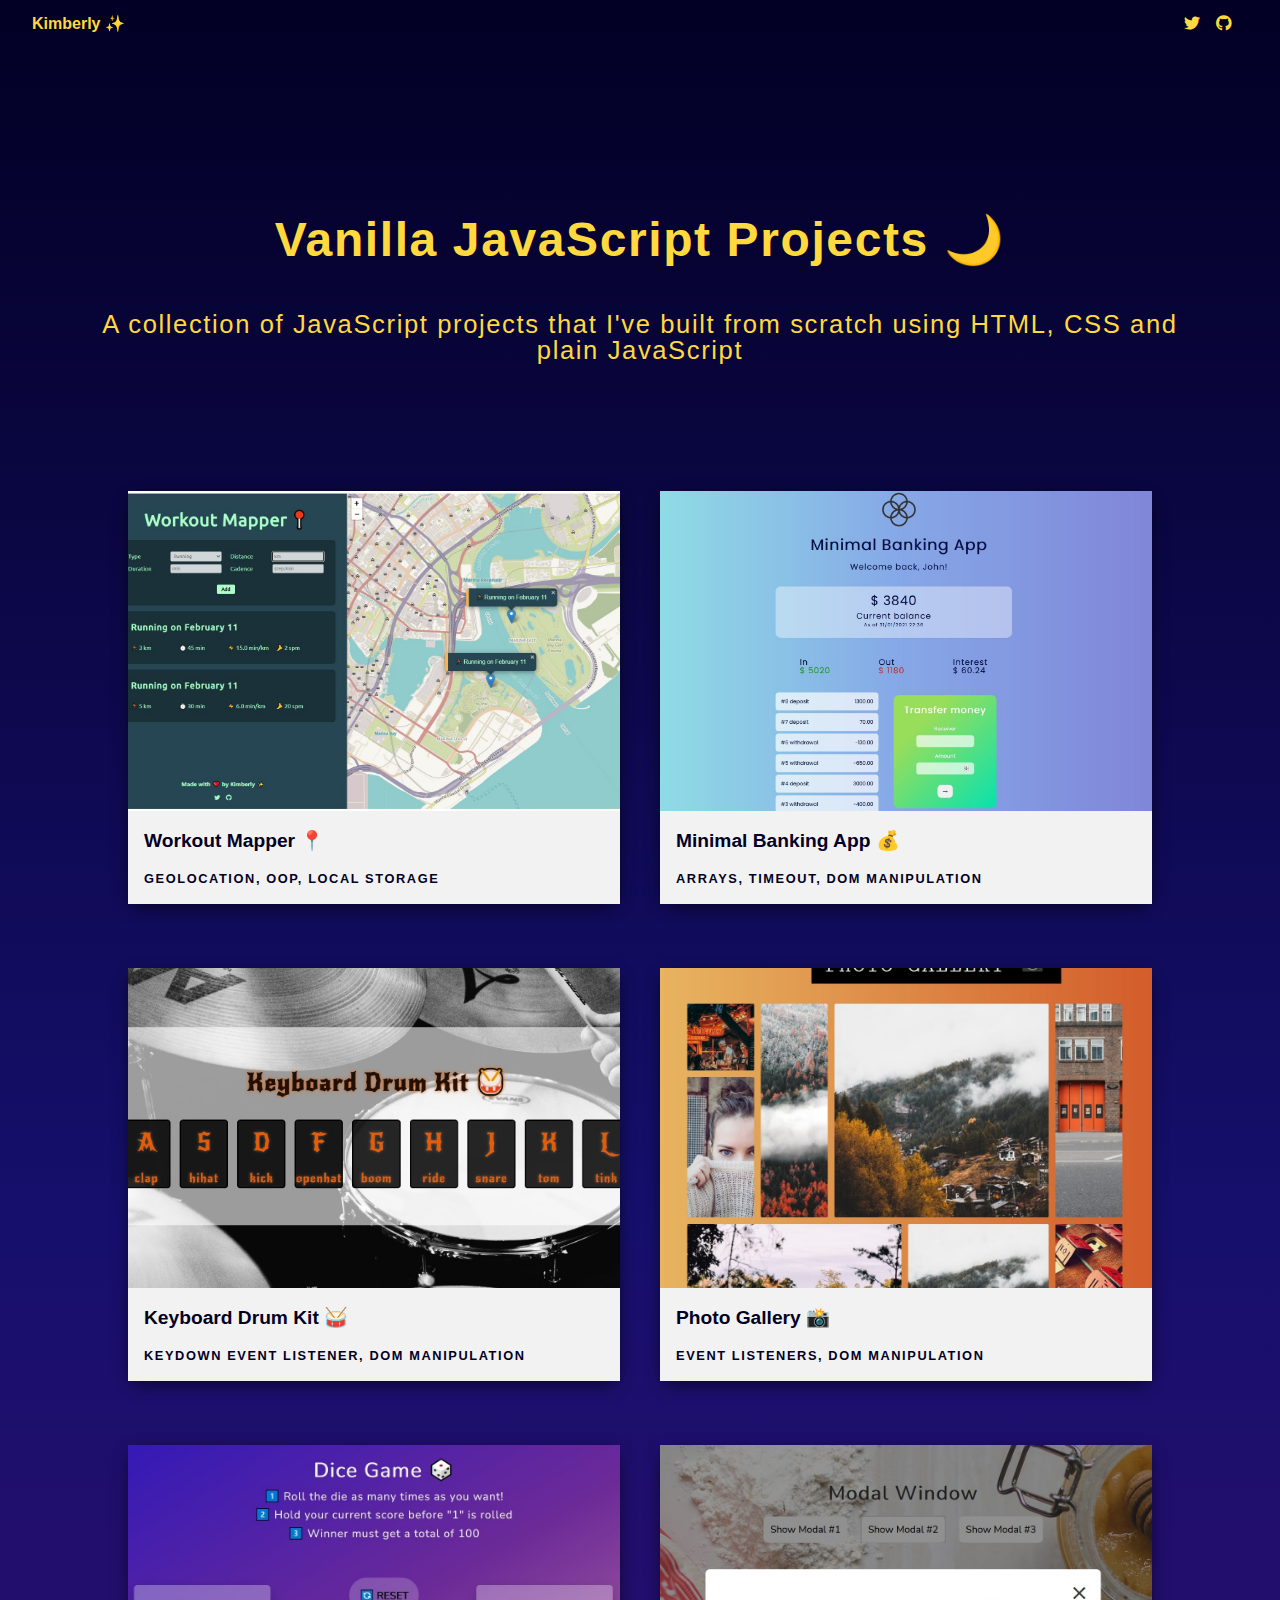
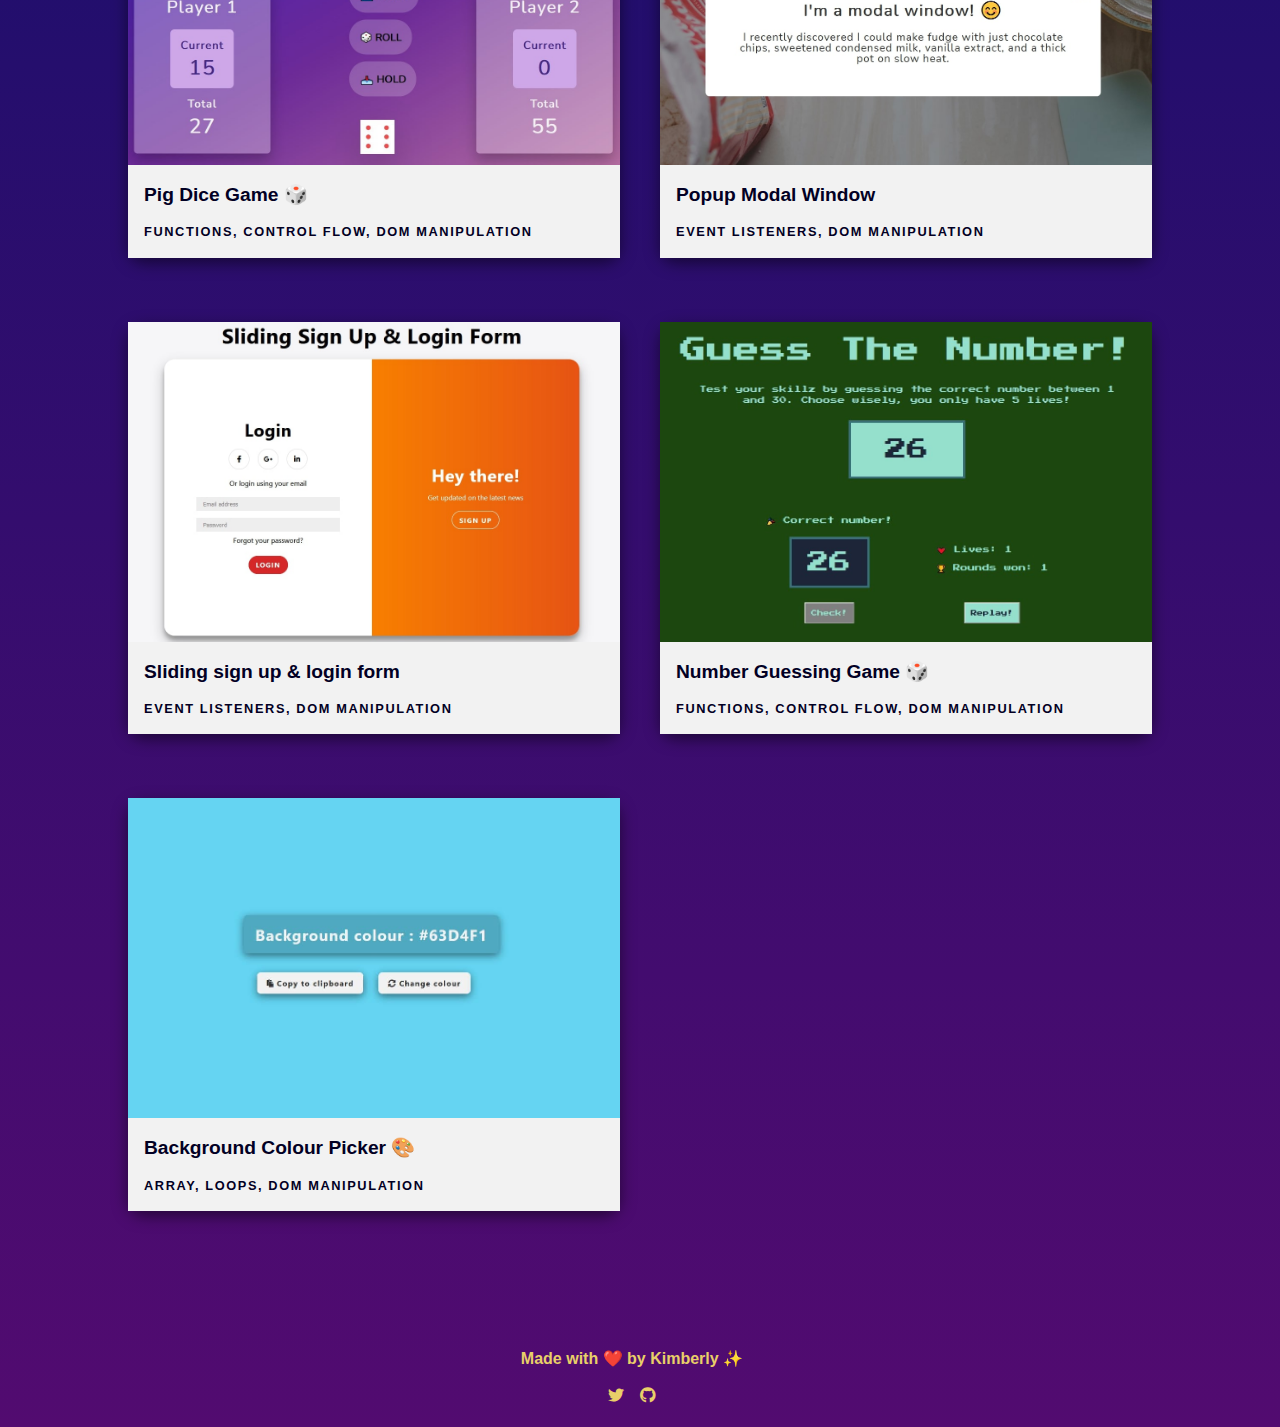
<file: index.html>
<!DOCTYPE html>
<html lang="en">
  <head>
    <meta charset="UTF-8" />
    <meta
      name="viewport"
      content="width=device-width, initial-scale=1.0, maximum-scale=1, user-scalable=no"
    />
    <meta name="mobile-web-app-capable" content="yes" />
    <meta name="apple-mobile-web-app-capable" content="yes" />
    <meta
      name="apple-mobile-web-app-status-bar-style"
      content="black-translucent"
    />
    <meta property="og:title" content="Vanilla JavaScript Projects ✨" />
    <meta
      property="og:description"
      content="A collection of JavaScript projects that I've built using HTML, CSS and plain JavaScript"
    />
    <meta property="og:url" content="https://vanillajs-only.netlify.app/" />
    <meta
      property="og:image"
      content="https://raw.githubusercontent.com/kimberlywanst/vanilla-javascript-projects/main/00-assets/images/projects/markdown/showcase.jpg"
    />
    <meta property="og:type" content="website" />
    <meta property="og:site_name" content="Vanilla JavaScript Projects" />
    <meta name="twitter:card" content="summary" />
    <meta name="twitter:site" content="@kimberlywanst" />
    <meta name="twitter:creator" content="@kimberlywanst" />
    <link
      rel="apple-touch-icon"
      sizes="180x180"
      href="../00-assets/images/favicon/apple-touch-icon.png"
    />
    <link
      rel="icon"
      type="image/png"
      sizes="32x32"
      href="../00-assets/images/favicon/favicon-32x32.png"
    />
    <link
      rel="icon"
      type="image/png"
      sizes="16x16"
      href="../00-assets/images/favicon/favicon-16x16.png"
    />
    <link rel="stylesheet" href="00-assets/style.css" />
    <link
      rel="stylesheet"
      href="https://cdnjs.cloudflare.com/ajax/libs/font-awesome/5.15.1/css/all.min.css"
    />
    <title>Vanilla JavaScript Projects</title>
  </head>
  <body>
    <header>
      <nav>
        <ul class="nav-left">
          <li>
            Kimberly
            <span role="img" aria-label="sparkles">✨</span>
          </li>
        </ul>
        <ul class="nav-right">
          <li>
            <a href="https://twitter.com/kimberlywanst" target="_blank"
              ><span class="fab fa-twitter" aria-hidden="true"></span
            ></a>
          </li>
          <li>
            <a href="https://github.com/kimberlywanst" target="_blank"
              ><span class="fab fa-github" aria-hidden="true"></span
            ></a>
          </li>
        </ul>
      </nav>
    </header>

    <main>
      <section>
        <h1>Vanilla JavaScript Projects 🌙</h1>
        <p>
          A collection of JavaScript projects that I've built from scratch using
          HTML, CSS and plain JavaScript
        </p>
      </section>

      <section>
        <ul class="project-list">
          <li class="project-item">
            <a href="/09-workout-mapper/">
              <figure>
                <img
                  src="00-assets/images/projects/markdown/09-workout-mapper.jpg"
                  alt="Workout mapper"
                />
                <figcaption>
                  <div class="project-item-title">Workout Mapper 📍</div>
                  <div class="project-item-content">
                    Geolocation, OOP, local storage
                  </div>
                </figcaption>
              </figure>
            </a>
          </li>

          <li class="project-item">
            <a href="/08-minimal-banking-app/">
              <figure>
                <img
                  src="00-assets/images/projects/markdown/08-minimal-banking-app.jpg"
                  alt="Minimal Banking App"
                />
                <figcaption>
                  <div class="project-item-title">Minimal Banking App 💰</div>
                  <div class="project-item-content">
                    Arrays, timeout, DOM manipulation
                  </div>
                </figcaption>
              </figure>
            </a>
          </li>

          <li class="project-item">
            <a href="/07-keyboard-drum-kit/">
              <figure>
                <img
                  src="00-assets/images/projects/markdown/07-keyboard-drum-kit.jpg"
                  alt="Keyboard Drum Kit"
                />
                <figcaption>
                  <div class="project-item-title">Keyboard Drum Kit 🥁</div>
                  <div class="project-item-content">
                    Keydown event listener, DOM manipulation
                  </div>
                </figcaption>
              </figure>
            </a>
          </li>

          <li class="project-item">
            <a href="/06-photo-gallery/">
              <figure>
                <img
                  src="00-assets/images/projects/markdown/06-photo-gallery.jpg"
                  alt="Photo Gallery"
                />
                <figcaption>
                  <div class="project-item-title">Photo Gallery 📸</div>
                  <div class="project-item-content">
                    Event listeners, DOM manipulation
                  </div>
                </figcaption>
              </figure>
            </a>
          </li>

          <li class="project-item">
            <a href="/05-pig-dice-game/">
              <figure>
                <img
                  src="00-assets/images/projects/markdown/05-pig-dice-game.jpg"
                  alt="Pig Dice Game"
                />
                <figcaption>
                  <div class="project-item-title">Pig Dice Game 🎲</div>
                  <div class="project-item-content">
                    Functions, control flow, DOM manipulation
                  </div>
                </figcaption>
              </figure>
            </a>
          </li>

          <li class="project-item">
            <a href="/04-popup-modal-window">
              <figure>
                <img
                  src="00-assets/images/projects/markdown/04-popup-modal-window.jpg"
                  alt="Popup modal window"
                />
                <figcaption>
                  <div class="project-item-title">Popup Modal Window</div>
                  <div class="project-item-content">
                    Event listeners, DOM manipulation
                  </div>
                </figcaption>
              </figure>
            </a>
          </li>

          <li class="project-item">
            <a href="/03-sliding-sign-up-login-form">
              <figure>
                <img
                  src="00-assets/images/projects/markdown/03-sliding-sign-up-login-form.jpg"
                  alt="Sliding Dual Form"
                />
                <figcaption>
                  <div class="project-item-title">
                    Sliding sign up & login form
                  </div>
                  <div class="project-item-content">
                    Event listeners, DOM manipulation
                  </div>
                </figcaption>
              </figure>
            </a>
          </li>

          <li class="project-item">
            <a href="02-number-guessing-game/">
              <figure>
                <img
                  src="00-assets/images/projects/markdown/02-number-guessing-game.jpg"
                  alt="Number Guessing Game"
                />
                <figcaption>
                  <div class="project-item-title">Number Guessing Game 🎲</div>
                  <div class="project-item-content">
                    Functions, control flow, DOM manipulation
                  </div>
                </figcaption>
              </figure>
            </a>
          </li>

          <li class="project-item">
            <a href="/01-background-colour-picker/">
              <figure>
                <img
                  src="00-assets/images/projects/markdown/01-background-colour-picker.jpg"
                  alt="Background Colour Picker"
                />
                <figcaption>
                  <div class="project-item-title">
                    Background Colour Picker 🎨
                  </div>
                  <div class="project-item-content">
                    Array, loops, DOM manipulation
                  </div>
                </figcaption>
              </figure>
            </a>
          </li>
        </ul>
      </section>
    </main>

    <footer>
      <nav>
        <ul class="about">
          <li>
            Made with <span role="img" aria-label="heart">❤️</span> by Kimberly
            <span role="img" aria-label="sparkles">✨</span>
          </li>
        </ul>
        <ul class="social">
          <li>
            <a href="https://twitter.com/kimberlywanst" target="_blank"
              ><span class="fab fa-twitter" aria-hidden="true"></span
            ></a>
          </li>
          <li>
            <a href="https://github.com/kimberlywanst" target="_blank"
              ><span class="fab fa-github" aria-hidden="true"></span
            ></a>
          </li>
        </ul>
      </nav>
    </footer>
  </body>
</html>
</file>
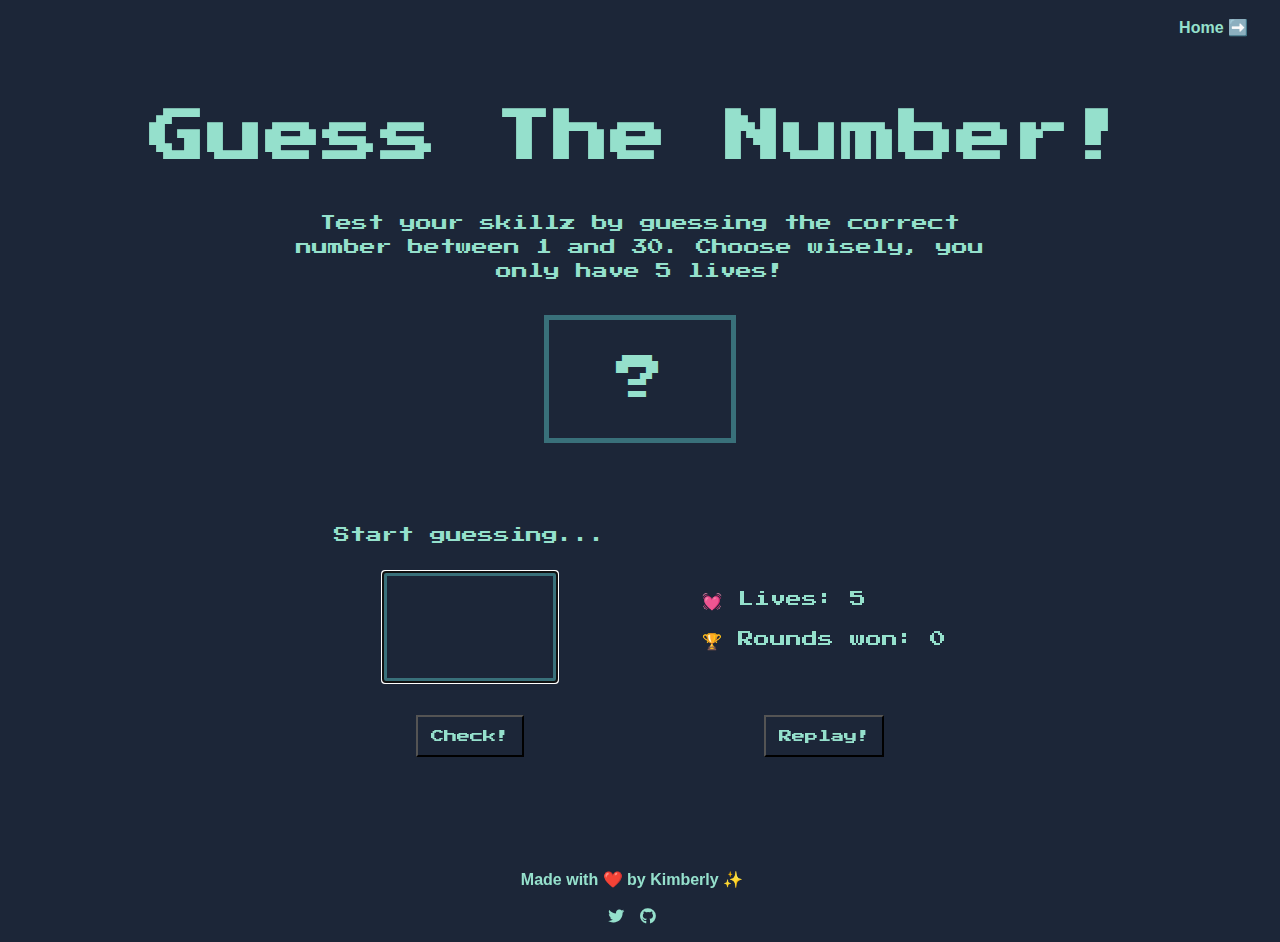
<file: 02-number-guessing-game/index.html>
<!DOCTYPE html>
<html lang="en">
  <head>
    <meta charset="UTF-8" />
    <meta
      name="viewport"
      content="width=device-width, initial-scale=1.0, maximum-scale=1, user-scalable=no"
    />
    <meta name="mobile-web-app-capable" content="yes" />
    <meta name="apple-mobile-web-app-capable" content="yes" />
    <meta
      name="apple-mobile-web-app-status-bar-style"
      content="black-translucent"
    />
    <meta property="og:title" content="Guess The Number! 🎲" />
    <meta
      property="og:description"
      content="Guess the correct number between 1 and 30. You only have 5 guesses before it's game over!"
    />
    <meta
      property="og:url"
      content="https://vanillajs-only.netlify.app/02-number-guessing-game/"
    />
    <meta
      property="og:image"
      content="https://raw.githubusercontent.com/kimberlywanst/vanilla-javascript-projects/master/00-assets/images/projects/markdown/02-number-guessing-game.jpg"
    />
    <meta property="og:type" content="website" />
    <meta property="og:site_name" content="Vanilla JavaScript Projects" />
    <meta name="twitter:card" content="summary" />
    <meta name="twitter:site" content="@kimberlywanst" />
    <meta name="twitter:creator" content="@kimberlywanst" />
    <link
      rel="apple-touch-icon"
      sizes="180x180"
      href="../00-assets/images/favicon/apple-touch-icon.png"
    />
    <link
      rel="icon"
      type="image/png"
      sizes="32x32"
      href="../00-assets/images/favicon/favicon-32x32.png"
    />
    <link
      rel="icon"
      type="image/png"
      sizes="16x16"
      href="../00-assets/images/favicon/favicon-16x16.png"
    />
    <link rel="stylesheet" href="style.css" />
    <link
      rel="stylesheet"
      href="https://cdnjs.cloudflare.com/ajax/libs/font-awesome/5.15.1/css/all.min.css"
    />
    <title>Guess The Number! 🎲</title>
  </head>
  <body>
    <header>
      <nav>
        <ul>
          <li>
            <a href="/">Home ➡️</a>
          </li>
        </ul>
      </nav>
    </header>

    <main>
      <div class="hero">
        <h1>Guess The Number!</h1>
        <p>
          Test your skillz by guessing the correct number between 1 and 30.
          Choose wisely, you only have 5 lives!
        </p>
        <div class="answer-box">?</div>
        <div class="player-info">
          <div class="guess-section">
            <p class="message">Start guessing...</p>
            <input class="guess-box" type="number" autofocus />
            <button id="check-button">Check!</button>
          </div>
          <div class="stats">
            <p>💓 Lives: <span id="lives">5</span></p>
            <p>🏆 Rounds won: <span id="rounds">0</span></p>
            <button id="replay-button">Replay!</button>
          </div>
        </div>
      </div>
    </main>

    <footer>
      <nav>
        <ul class="about">
          <li>
            Made with <span role="img" aria-label="heart">❤️</span> by Kimberly
            <span role="img" aria-label="sparkles">✨</span>
          </li>
        </ul>
        <ul class="social">
          <li>
            <a href="https://twitter.com/kimberlywanst" target="_blank"
              ><span class="fab fa-twitter" aria-hidden="true"></span
            ></a>
          </li>
          <li>
            <a href="https://github.com/kimberlywanst" target="_blank"
              ><span class="fab fa-github" aria-hidden="true"></span
            ></a>
          </li>
        </ul>
      </nav>
    </footer>
  </body>
  <script src="script.js"></script>
</html>
</file>
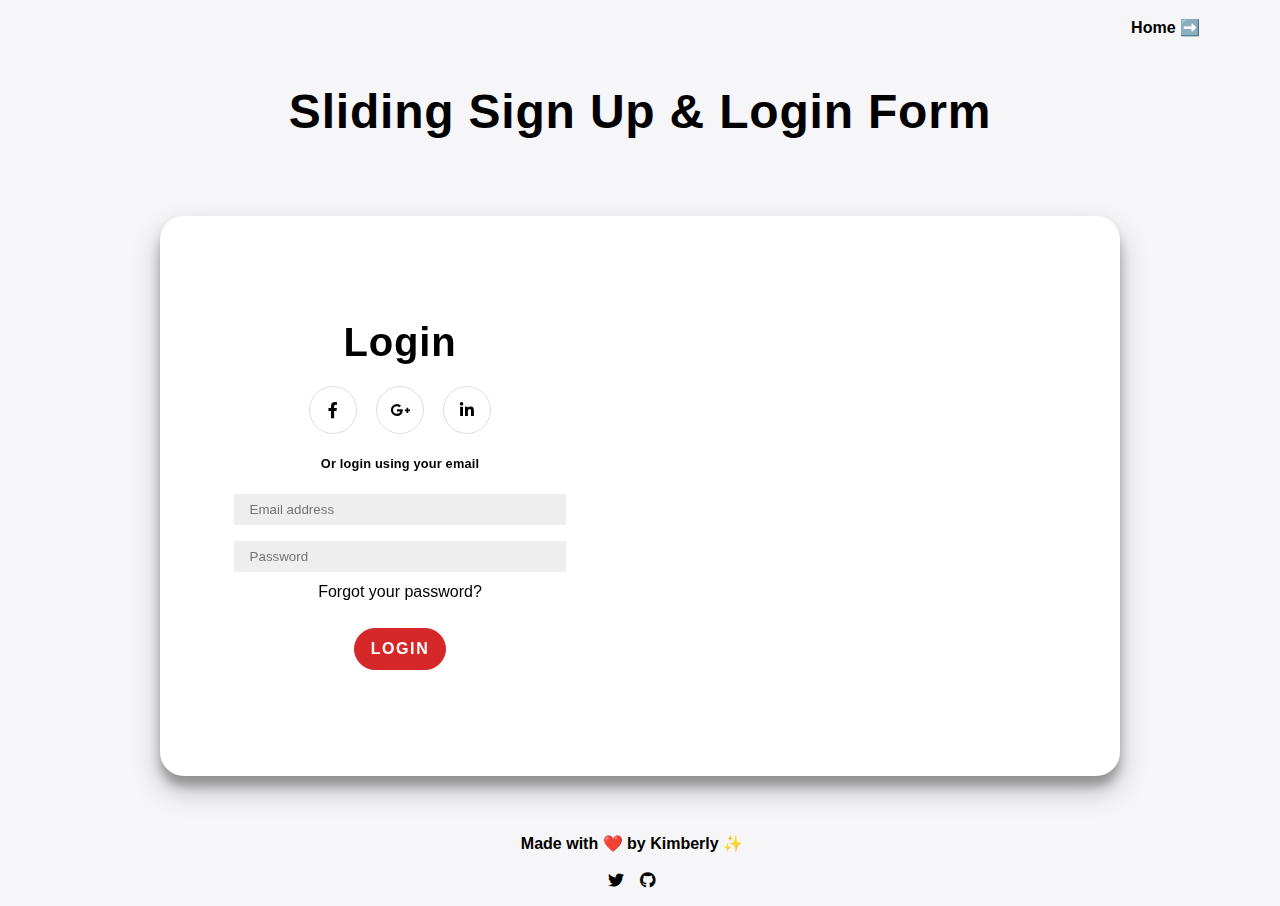
<file: 03-sliding-sign-up-login-form/index.html>
<!DOCTYPE html>
<html lang="en-GB">
  <head>
    <meta charset="UTF-8" />
    <meta
      name="viewport"
      content="width=device-width, initial-scale=1.0, maximum-scale=1, user-scalable=no"
    />
    <meta name="mobile-web-app-capable" content="yes" />
    <meta name="apple-mobile-web-app-capable" content="yes" />
    <meta
      name="apple-mobile-web-app-status-bar-style"
      content="black-translucent"
    />
    <meta property="og:title" content="Sliding Sign Up & Login Form" />
    <meta
      property="og:description"
      content="Double slider for sign up and login form"
    />
    <meta
      property="og:url"
      content="https://vanillajs-only.netlify.app/03-sliding-sign-up-login-form"
    />
    <meta
      property="og:image"
      content="https://raw.githubusercontent.com/kimberlywanst/vanilla-javascript-projects/main/00-assets/images/projects/markdown/03-sliding-sign-up-login-form.gif"
    />
    <meta property="og:type" content="website" />
    <meta property="og:site_name" content="Vanilla JavaScript Projects" />
    <meta name="twitter:card" content="summary" />
    <meta name="twitter:site" content="@kimberlywanst" />
    <meta name="twitter:creator" content="@kimberlywanst" />
    <link
      rel="apple-touch-icon"
      sizes="180x180"
      href="../00-assets/images/favicon/apple-touch-icon.png"
    />
    <link
      rel="icon"
      type="image/png"
      sizes="32x32"
      href="../00-assets/images/favicon/favicon-32x32.png"
    />
    <link
      rel="icon"
      type="image/png"
      sizes="16x16"
      href="../00-assets/images/favicon/favicon-16x16.png"
    />
    <link rel="stylesheet" href="assets/style.css" />
    <link
      rel="stylesheet"
      href="https://cdnjs.cloudflare.com/ajax/libs/font-awesome/5.15.1/css/all.min.css"
    />
    <title>Sliding Sign Up & Login Form</title>
  </head>
  <body>
    <header>
      <nav>
        <ul>
          <li>
            <a href="/">Home ➡️</a>
          </li>
        </ul>
      </nav>
    </header>

    <main>
      <h1>Sliding Sign Up & Login Form</h1>
      <div class="container" id="container">
        <div class="form-container signup-container">
          <form action="#">
            <h2>Sign Up</h2>
            <div class="social-container">
              <a href="#" class="social"
                ><span class="fab fa-facebook-f"></span
              ></a>
              <a href="#" class="social"
                ><span class="fab fa-google-plus-g"></span
              ></a>
              <a href="#" class="social"
                ><span class="fab fa-linkedin-in"></span
              ></a>
            </div>
            <p>Or register using your email</p>
            <input type="email" placeholder="Email address" />
            <input type="password" placeholder="Password" />
            <button>Sign Up</button>
          </form>
        </div>

        <div class="form-container login-container">
          <form action="#">
            <h2>Login</h2>
            <div class="social-container">
              <a href="#" class="social"
                ><span class="fab fa-facebook-f"></span
              ></a>
              <a href="#" class="social"
                ><span class="fab fa-google-plus-g"></span
              ></a>
              <a href="#" class="social"
                ><span class="fab fa-linkedin-in"></span
              ></a>
            </div>
            <p>Or login using your email</p>
            <input type="email" placeholder="Email address" />
            <input type="password" placeholder="Password" />
            <a href="#">Forgot your password?</a>
            <button>Login</button>
          </form>
        </div>

        <div class="overlay-container">
          <div class="overlay">
            <div class="overlay-panel overlay-left">
              <h2>Welcome back!</h2>
              <p>Get up to date on the latest news</p>
              <button id="login" class="transparent">Login</button>
            </div>

            <div class="overlay-panel overlay-right">
              <h2>Hey there!</h2>
              <p>Get updated on the latest news</p>
              <button id="signUp" class="transparent">Sign up</button>
            </div>
          </div>
        </div>
      </div>
    </main>

    <footer>
      <nav>
        <ul class="about">
          <li>
            Made with <span role="img" aria-label="heart">❤️</span> by Kimberly
            <span role="img" aria-label="sparkles">✨</span>
          </li>
        </ul>
        <ul class="social">
          <li>
            <a href="https://twitter.com/kimberlywanst" target="_blank"
              ><span class="fab fa-twitter" aria-hidden="true"></span
            ></a>
          </li>
          <li>
            <a href="https://github.com/kimberlywanst" target="_blank"
              ><span class="fab fa-github" aria-hidden="true"></span
            ></a>
          </li>
        </ul>
      </nav>
    </footer>
  </body>
  <script src="assets/script.js"></script>
</html>
</file>
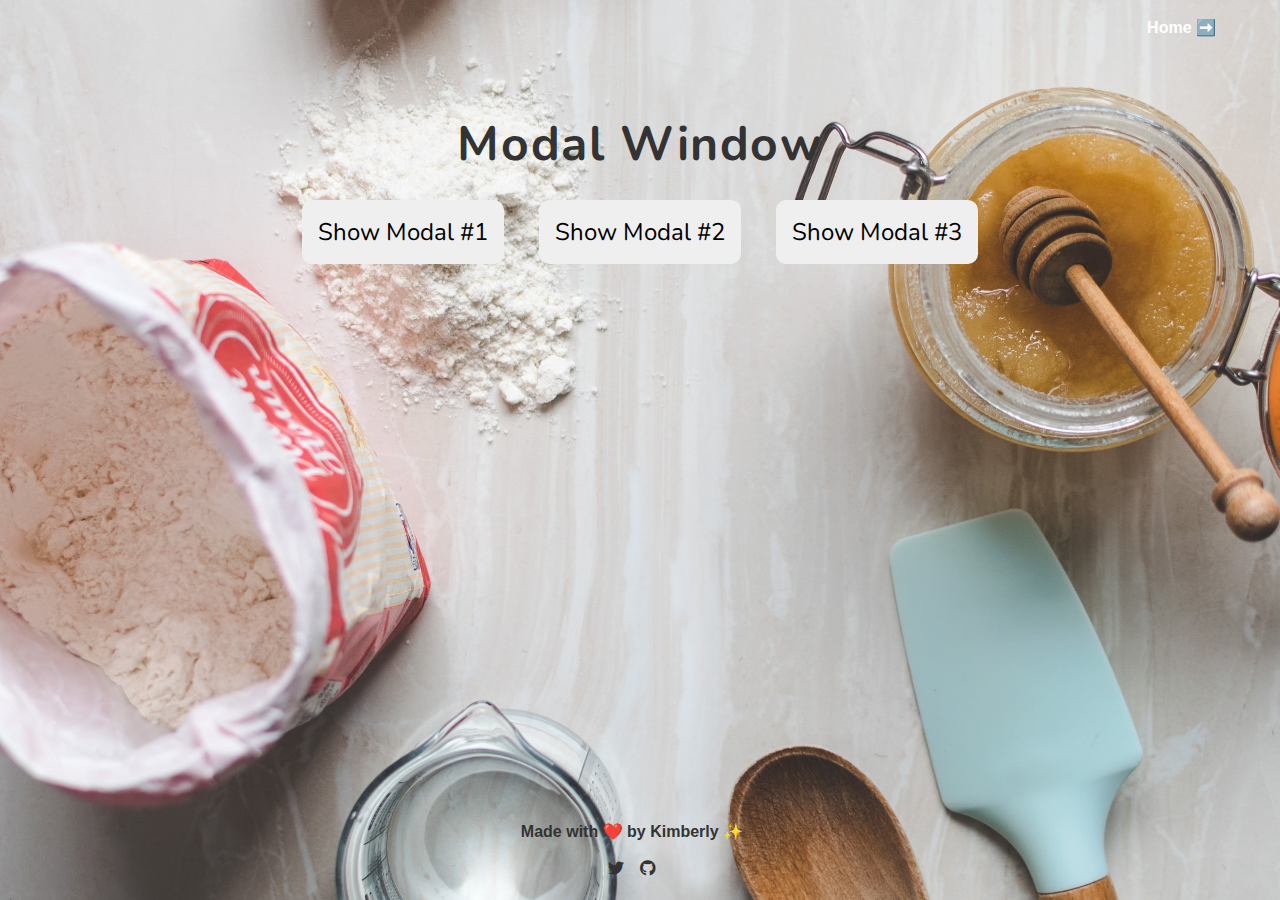
<file: 04-popup-modal-window/index.html>
<!DOCTYPE html>
<html lang="en-GB">
  <head>
    <meta charset="UTF-8" />
    <meta
      name="viewport"
      content="width=device-width, initial-scale=1.0, maximum-scale=1, user-scalable=no"
    />
    <meta name="mobile-web-app-capable" content="yes" />
    <meta name="apple-mobile-web-app-capable" content="yes" />
    <meta
      name="apple-mobile-web-app-status-bar-style"
      content="black-translucent"
    />
    <meta property="og:title" content="Popup Modal Window " />
    <meta
      property="og:description"
      content="A popup windows appears when a button is clicked"
    />
    <meta
      property="og:url"
      content="https://vanillajs-only.netlify.app/04-popup-modal-window"
    />
    <meta
      property="og:image"
      content="https://raw.githubusercontent.com/kimberlywanst/vanilla-javascript-projects/main/00-assets/images/projects/markdown/04-popup-modal-window.jpg"
    />
    <meta property="og:type" content="website" />
    <meta property="og:site_name" content="Vanilla JavaScript Projects" />
    <meta name="twitter:card" content="summary" />
    <meta name="twitter:site" content="@kimberlywanst" />
    <meta name="twitter:creator" content="@kimberlywanst" />
    <link
      rel="apple-touch-icon"
      sizes="180x180"
      href="../00-assets/images/favicon/apple-touch-icon.png"
    />
    <link
      rel="icon"
      type="image/png"
      sizes="32x32"
      href="../00-assets/images/favicon/favicon-32x32.png"
    />
    <link
      rel="icon"
      type="image/png"
      sizes="16x16"
      href="../00-assets/images/favicon/favicon-16x16.png"
    />
    <link rel="stylesheet" href="assets/style.css" />
    <link
      rel="stylesheet"
      href="https://cdnjs.cloudflare.com/ajax/libs/font-awesome/5.15.1/css/all.min.css"
    />
    <title>Popup Modal Window</title>
  </head>
  <body>
    <header>
      <nav>
        <ul>
          <li>
            <a href="/">Home ➡️</a>
          </li>
        </ul>
      </nav>
    </header>

    <main>
      <div>
        <h1>Modal Window</h1>
        <button class="show-modal">Show Modal #1</button>
        <button class="show-modal">Show Modal #2</button>
        <button class="show-modal">Show Modal #3</button>
      </div>

      <div class="modal hidden">
        <button class="close-modal">&times;</button>
        <h2>I'm a modal window! 😊</h2>
        <p>
          I recently discovered I could make fudge with just chocolate chips,
          sweetened condensed milk, vanilla extract, and a thick pot on slow
          heat.
        </p>
      </div>
      <div class="overlay hidden"></div>
    </main>

    <footer>
      <nav>
        <ul class="about">
          <li>
            Made with <span role="img" aria-label="heart">❤️</span> by Kimberly
            <span role="img" aria-label="sparkles">✨</span>
          </li>
        </ul>
        <ul class="social">
          <li>
            <a href="https://twitter.com/kimberlywanst" target="_blank"
              ><span class="fab fa-twitter" aria-hidden="true"></span
            ></a>
          </li>
          <li>
            <a href="https://github.com/kimberlywanst" target="_blank"
              ><span class="fab fa-github" aria-hidden="true"></span
            ></a>
          </li>
        </ul>
      </nav>
    </footer>
  </body>
  <script src="assets/script.js"></script>
</html>
</file>
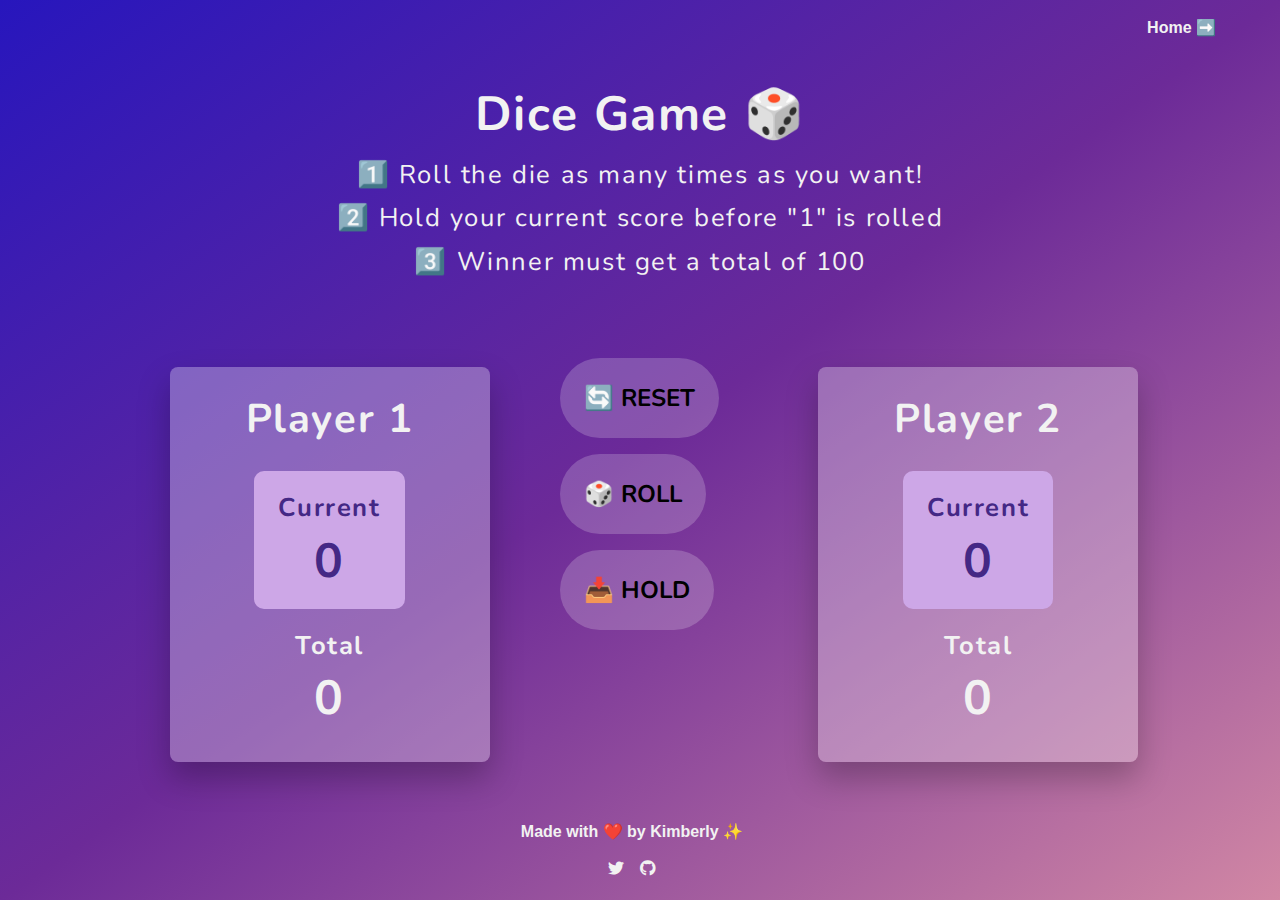
<file: 05-pig-dice-game/index.html>
<!DOCTYPE html>
<html lang="en-GB">
  <head>
    <meta charset="UTF-8" />
    <meta
      name="viewport"
      content="width=device-width, initial-scale=1.0, maximum-scale=1, user-scalable=no"
    />
    <meta name="mobile-web-app-capable" content="yes" />
    <meta name="apple-mobile-web-app-capable" content="yes" />
    <meta
      name="apple-mobile-web-app-status-bar-style"
      content="black-translucent"
    />
    <meta property="og:title" content="Pig Dice Game 🎲" />
    <meta
      property="og:description"
      content="Roll the die as many times as you want! Hold your current score before '1' is rolled. First player to score 100 or more points wins."
    />
    <meta
      property="og:url"
      content="https://vanillajs-only.netlify.app/05-pig-dice-game"
    />
    <meta
      property="og:image"
      content="https://raw.githubusercontent.com/kimberlywanst/vanilla-javascript-projects/main/00-assets/images/projects/markdown/05-pig-dice-game.jpg"
    />
    <meta property="og:type" content="website" />
    <meta property="og:site_name" content="Vanilla JavaScript Projects" />
    <meta name="twitter:card" content="summary" />
    <meta name="twitter:site" content="@kimberlywanst" />
    <meta name="twitter:creator" content="@kimberlywanst" />
    <link
      rel="apple-touch-icon"
      sizes="180x180"
      href="../00-assets/images/favicon/apple-touch-icon.png"
    />
    <link
      rel="icon"
      type="image/png"
      sizes="32x32"
      href="../00-assets/images/favicon/favicon-32x32.png"
    />
    <link
      rel="icon"
      type="image/png"
      sizes="16x16"
      href="../00-assets/images/favicon/favicon-16x16.png"
    />
    <link rel="stylesheet" href="assets/style.css" />
    <link
      rel="stylesheet"
      href="https://cdnjs.cloudflare.com/ajax/libs/font-awesome/5.15.1/css/all.min.css"
    />
    <title>Dice Game 🎲</title>
  </head>
  <body>
    <header>
      <nav>
        <ul>
          <li>
            <a href="/">Home ➡️</a>
          </li>
        </ul>
      </nav>
    </header>

    <main>
      <section class="about">
        <h1>Dice Game 🎲</h1>
        <p>1️⃣ Roll the die as many times as you want!</p>
        <p>2️⃣ Hold your current score before "1" is rolled</p>
        <p>3️⃣ Winner must get a total of 100</p>
      </section>

      <section id="player--0" class="active--player">
        <h2>Player 1</h2>
        <div class="stats">
          <div class="current">
            <p>Current</p>
            <p id="current--0" class="score">0</p>
          </div>
          <div class="total">
            <p>Total</p>
            <p id="total--0" class="score">13</p>
          </div>
        </div>
      </section>

      <section class="game-options">
        <img src="assets/images/dice-1.png" class="dice" alt="Playing dice" />
        <div>
          <button class="btn-reset">🔄 Reset</button>
          <button class="btn-roll">🎲 Roll</button>
          <button class="btn-hold">📥 Hold</button>
        </div>
      </section>

      <section id="player--1">
        <h2>Player 2</h2>
        <div class="stats">
          <div class="current">
            <p>Current</p>
            <p id="current--1" class="score">0</p>
          </div>
          <div class="total">
            <p>Total</p>
            <p id="total--1" class="score">25</p>
          </div>
        </div>
      </section>
    </main>

    <footer>
      <nav>
        <ul class="about">
          <li>
            Made with <span role="img" aria-label="heart">❤️</span> by Kimberly
            <span role="img" aria-label="sparkles">✨</span>
          </li>
        </ul>
        <ul class="social">
          <li>
            <a href="https://twitter.com/kimberlywanst" target="_blank"
              ><span class="fab fa-twitter" aria-hidden="true"></span
            ></a>
          </li>
          <li>
            <a href="https://github.com/kimberlywanst" target="_blank"
              ><span class="fab fa-github" aria-hidden="true"></span
            ></a>
          </li>
        </ul>
      </nav>
    </footer>
  </body>
  <script src="assets/script.js"></script>
</html>
</file>
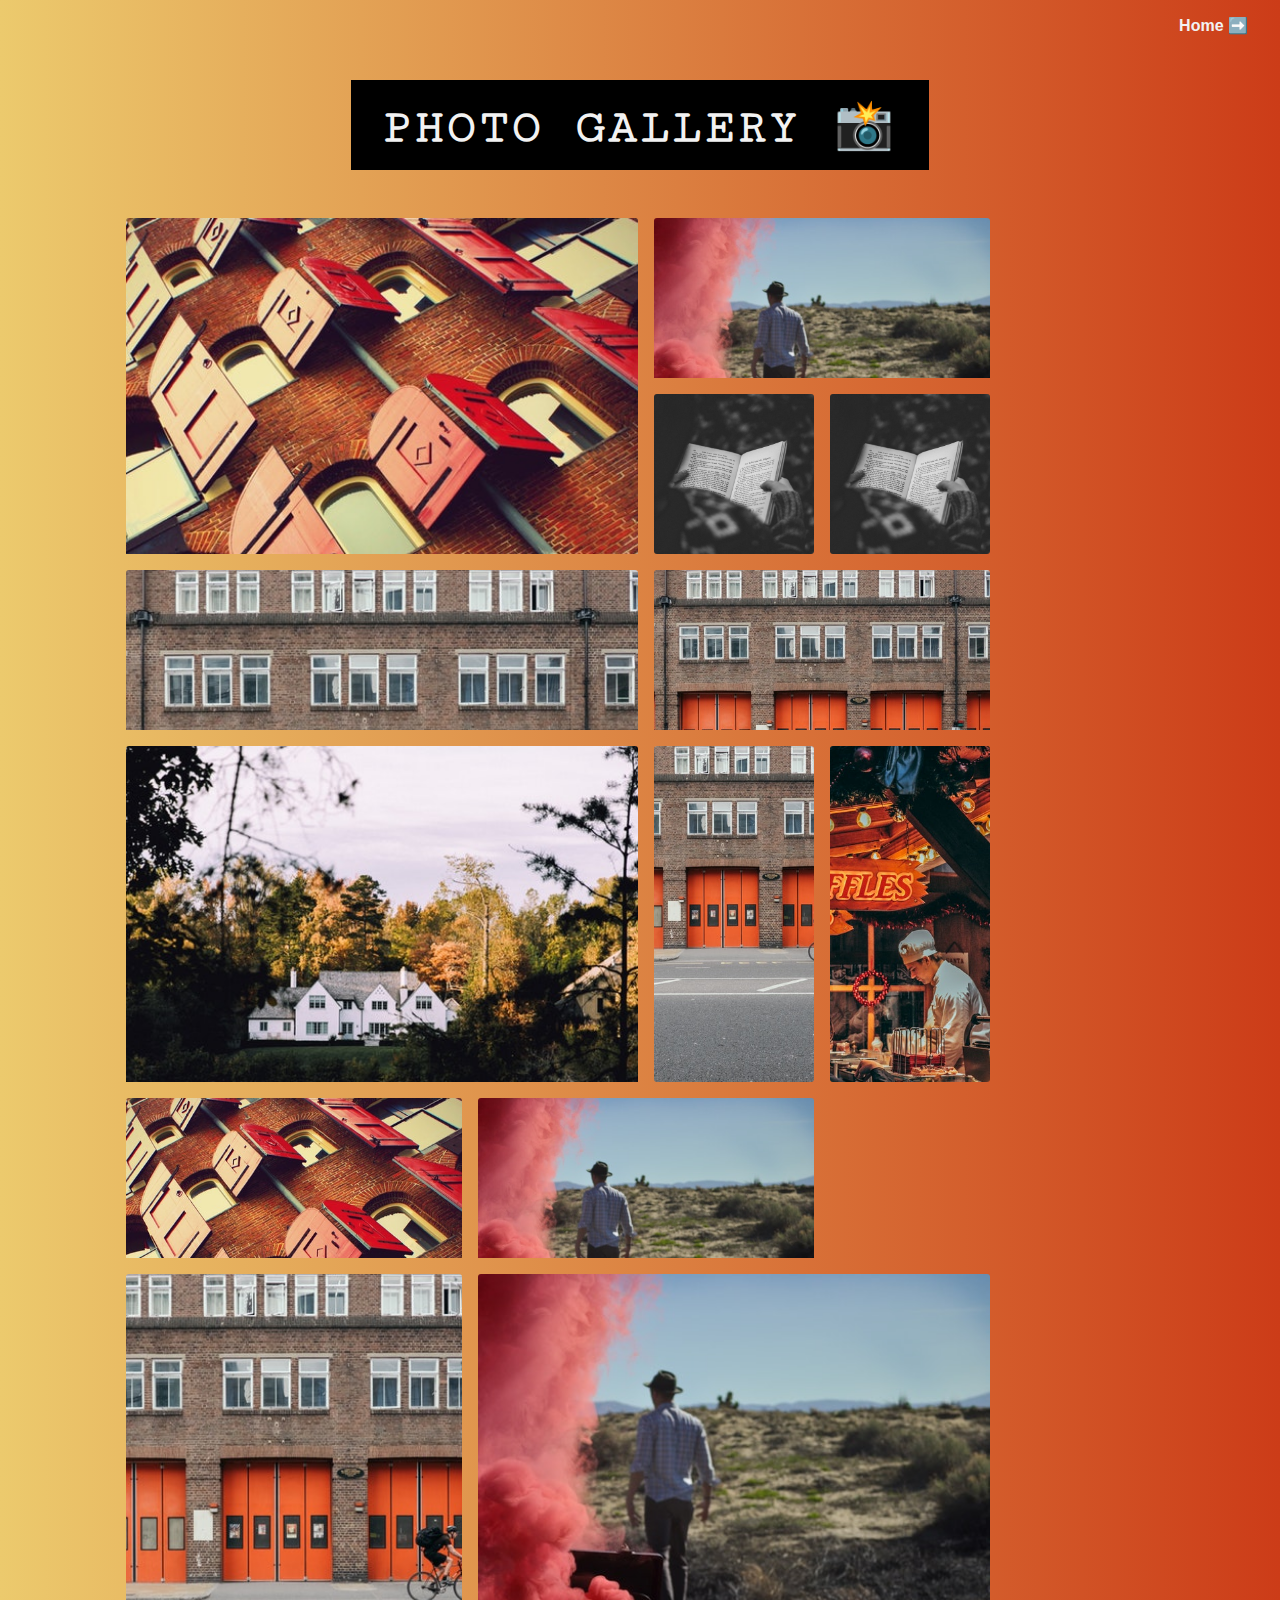
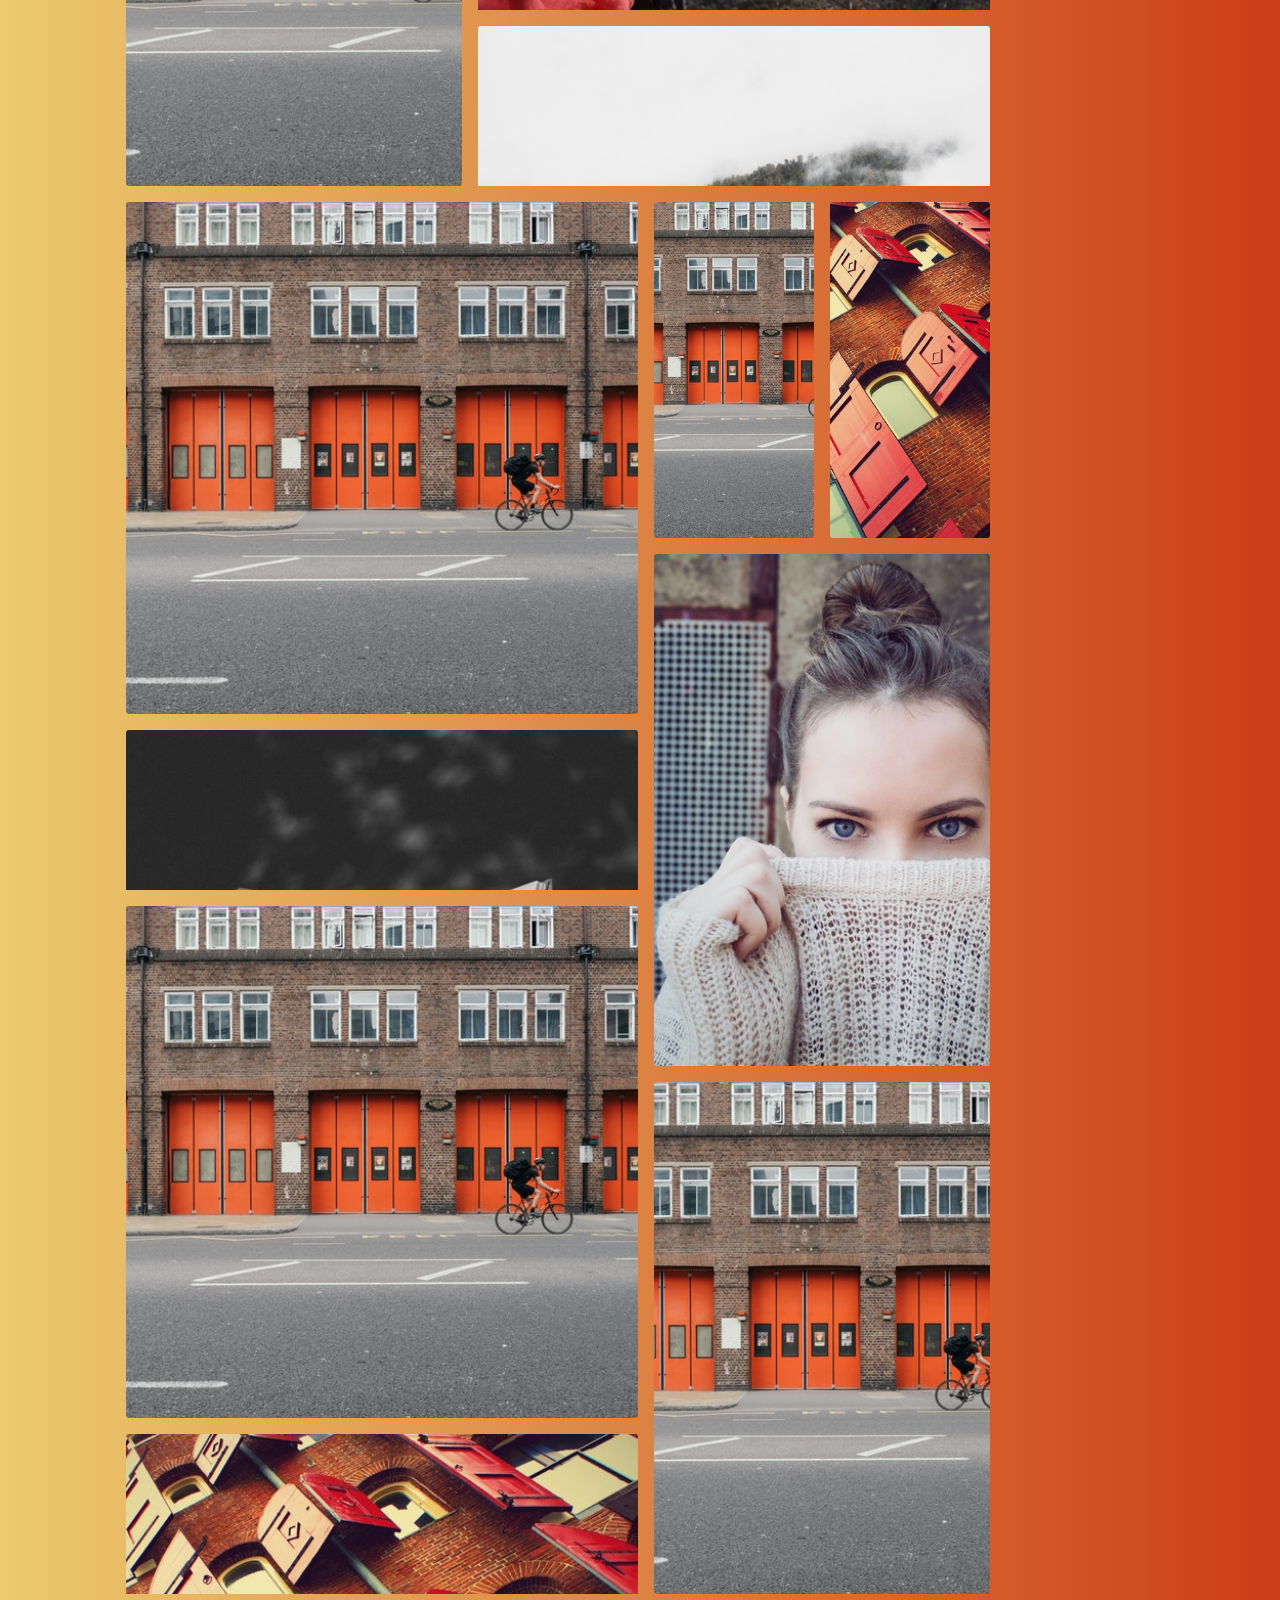
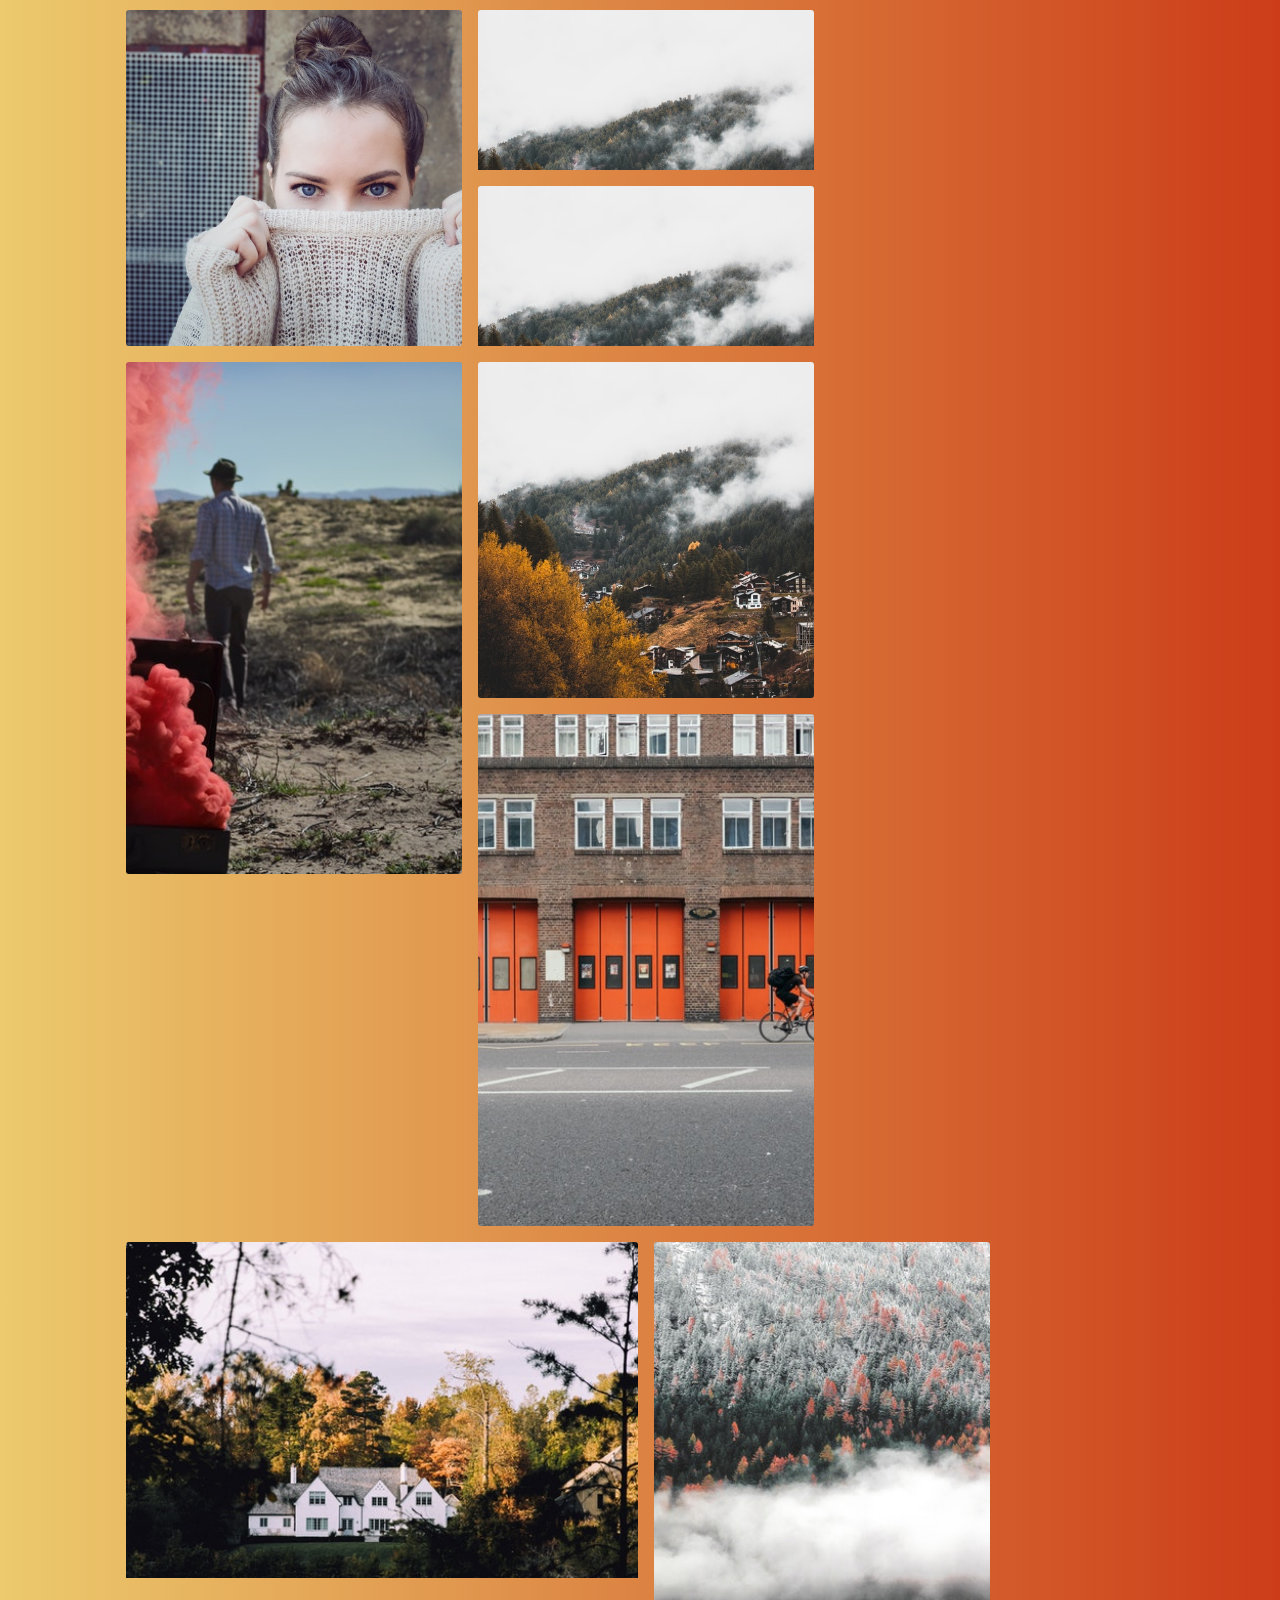
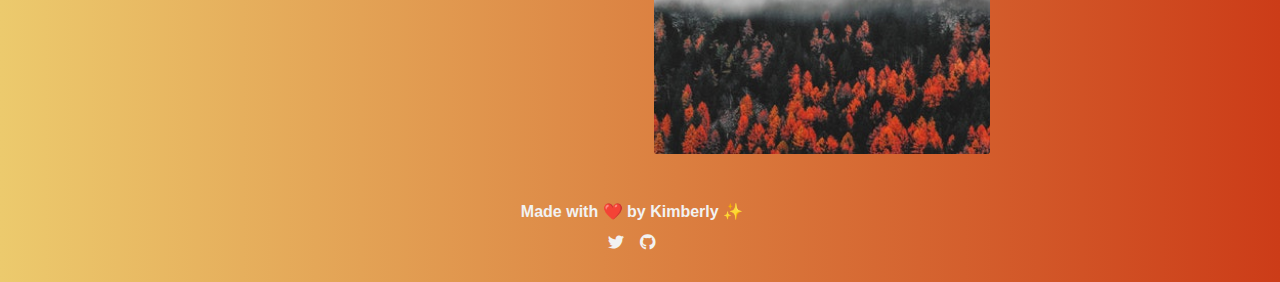
<file: 06-photo-gallery/index.html>
<!DOCTYPE html>
<html lang="en">
  <head>
    <meta charset="UTF-8" />
    <meta
      name="viewport"
      content="width=device-width, initial-scale=1.0, maximum-scale=1, user-scalable=no"
    />
    <meta name="mobile-web-app-capable" content="yes" />
    <meta name="apple-mobile-web-app-capable" content="yes" />
    <meta
      name="apple-mobile-web-app-status-bar-style"
      content="black-translucent"
    />
    <meta property="og:title" content="Photo Gallery 📸" />

    <meta
      property="og:description"
      content="Photo gallery showcasing latest photos"
    />
    <meta
      property="og:url"
      content="https://vanillajs-only.netlify.app/06-photo-gallery"
    />

    <meta
      property="og:image"
      content="https://raw.githubusercontent.com/kimberlywanst/vanilla-javascript-projects/main/00-assets/images/projects/markdown/06-photo-gallery.jpg"
    />

    <meta property="og:type" content="website" />
    <meta property="og:site_name" content="Vanilla JavaScript Projects" />
    <meta name="twitter:card" content="summary" />
    <meta name="twitter:site" content="@kimberlywanst" />
    <meta name="twitter:creator" content="@kimberlywanst" />
    <link
      rel="apple-touch-icon"
      sizes="180x180"
      href="../00-assets/images/favicon/apple-touch-icon.png"
    />
    <link
      rel="icon"
      type="image/png"
      sizes="32x32"
      href="../00-assets/images/favicon/favicon-32x32.png"
    />
    <link
      rel="icon"
      type="image/png"
      sizes="16x16"
      href="../00-assets/images/favicon/favicon-16x16.png"
    />
    <link
      rel="stylesheet"
      href="https://cdnjs.cloudflare.com/ajax/libs/font-awesome/5.15.1/css/all.min.css"
    />
    <link rel="stylesheet" href="style.css" />
    <title>Photo Gallery 📸</title>
  </head>
  <body>
    <header>
      <nav>
        <ul>
          <li>
            <a href="/">Home ➡️</a>
          </li>
        </ul>
      </nav>
    </header>

    <main>
      <h1>Photo Gallery 📸</h1>
      <div class="overlay">
        <div class="overlay-inner">
          <button class="btn-close">&times;</button>
          <img />
        </div>
      </div>

      <section class="gallery"></section>
    </main>

    <footer>
      <nav>
        <ul class="about">
          <li>
            Made with <span role="img" aria-label="heart">❤️</span> by Kimberly
            <span role="img" aria-label="sparkles">✨</span>
          </li>
        </ul>
        <ul class="social">
          <li>
            <a href="https://twitter.com/kimberlywanst" target="_blank"
              ><span class="fab fa-twitter" aria-hidden="true"></span
            ></a>
          </li>
          <li>
            <a href="https://github.com/kimberlywanst" target="_blank"
              ><span class="fab fa-github" aria-hidden="true"></span
            ></a>
          </li>
        </ul>
      </nav>
    </footer>
  </body>
  <script src="script.js"></script>
</html>
</file>
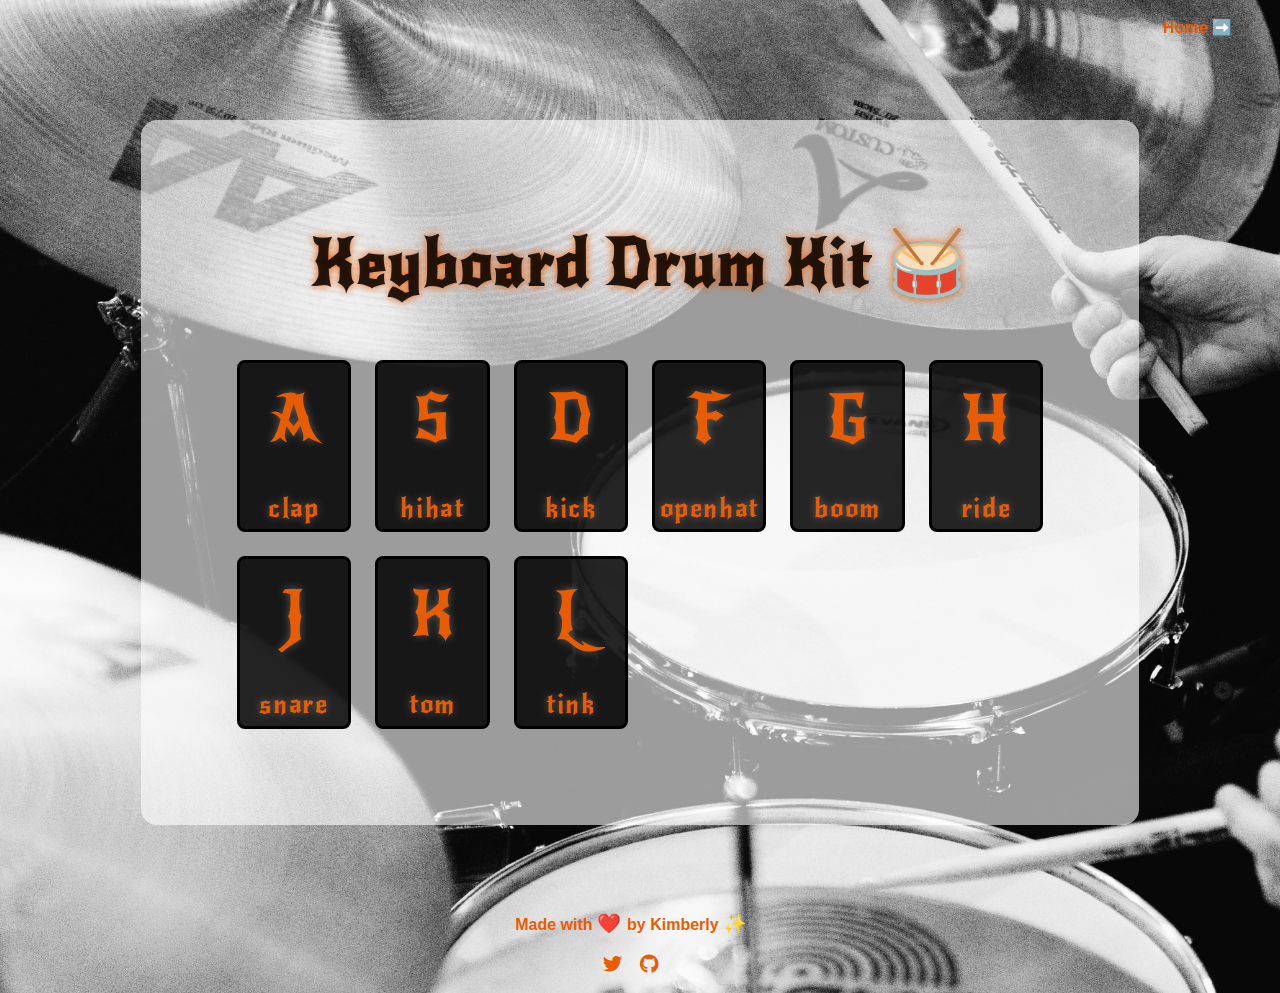
<file: 07-keyboard-drum-kit/index.html>
<!DOCTYPE html>
<html lang="en-GB">
  <head>
    <meta charset="UTF-8" />
    <meta
      name="viewport"
      content="width=device-width, initial-scale=1.0, maximum-scale=1, user-scalable=no"
    />
    <meta name="mobile-web-app-capable" content="yes" />
    <meta name="apple-mobile-web-app-capable" content="yes" />
    <meta
      name="apple-mobile-web-app-status-bar-style"
      content="black-translucent"
    />
    <meta property="og:title" content="Keyboard Drum Kit 🥁" />

    <meta
      property="og:description"
      content="Play the drums using your keyboard!"
    />
    <meta
      property="og:url"
      content="https://vanillajs-only.netlify.app/07-keyboard-drum-kit"
    />
    <meta
      property="og:image"
      content="https://raw.githubusercontent.com/kimberlywanst/vanilla-javascript-projects/main/00-assets/images/projects/markdown/07-keyboard-drum-kit.jpg"
    />

    <meta property="og:type" content="website" />
    <meta property="og:site_name" content="Vanilla JavaScript Projects" />
    <meta name="twitter:card" content="summary" />
    <meta name="twitter:site" content="@kimberlywanst" />
    <meta name="twitter:creator" content="@kimberlywanst" />
    <link
      rel="apple-touch-icon"
      sizes="180x180"
      href="../00-assets/images/favicon/apple-touch-icon.png"
    />
    <link
      rel="icon"
      type="image/png"
      sizes="32x32"
      href="../00-assets/images/favicon/favicon-32x32.png"
    />
    <link
      rel="icon"
      type="image/png"
      sizes="16x16"
      href="../00-assets/images/favicon/favicon-16x16.png"
    />
    <link rel="stylesheet" href="assets/style.css" />
    <link
      rel="stylesheet"
      href="https://cdnjs.cloudflare.com/ajax/libs/font-awesome/5.15.1/css/all.min.css"
    />
    <title>Keyboard Drum Kit 🥁</title>
  </head>
  <body>
    <header>
      <nav>
        <ul>
          <li>
            <a href="/">Home ➡️</a>
          </li>
        </ul>
      </nav>
    </header>

    <main>
      <section>
        <h1>Keyboard Drum Kit 🥁</h1>
        <div>
          <div data-key="KeyA" class="key">
            <!-- Define keyboard input -->
            <kbd>A</kbd>
            <span class="sound">clap</span>
          </div>
          <div data-key="KeyS" class="key">
            <kbd>S</kbd>
            <span class="sound">hihat</span>
          </div>
          <div data-key="KeyD" class="key">
            <kbd>D</kbd>
            <span class="sound">kick</span>
          </div>
          <div data-key="KeyF" class="key">
            <kbd>F</kbd>
            <span class="sound">openhat</span>
          </div>
          <div data-key="KeyG" class="key">
            <kbd>G</kbd>
            <span class="sound">boom</span>
          </div>
          <div data-key="KeyH" class="key">
            <kbd>H</kbd>
            <span class="sound">ride</span>
          </div>
          <div data-key="KeyJ" class="key">
            <kbd>J</kbd>
            <span class="sound">snare</span>
          </div>
          <div data-key="KeyK" class="key">
            <kbd>K</kbd>
            <span class="sound">tom</span>
          </div>
          <div data-key="KeyL" class="key">
            <kbd>L</kbd>
            <span class="sound">tink</span>
          </div>
        </div>
      </section>
    </main>

    <audio data-key="KeyA" src="assets/sounds/clap.wav"></audio>
    <audio data-key="KeyS" src="assets/sounds/hihat.wav"></audio>
    <audio data-key="KeyD" src="assets/sounds/kick.wav"></audio>
    <audio data-key="KeyF" src="assets/sounds/openhat.wav"></audio>
    <audio data-key="KeyG" src="assets/sounds/boom.wav"></audio>
    <audio data-key="KeyH" src="assets/sounds/ride.wav"></audio>
    <audio data-key="KeyJ" src="assets/sounds/snare.wav"></audio>
    <audio data-key="KeyK" src="assets/sounds/tom.wav"></audio>
    <audio data-key="KeyL" src="assets/sounds/tink.wav"></audio>

    <footer>
      <nav>
        <ul class="about">
          <li>
            Made with <span role="img" aria-label="heart">❤️</span> by Kimberly
            <span role="img" aria-label="sparkles">✨</span>
          </li>
        </ul>
        <ul class="social">
          <li>
            <a href="https://twitter.com/kimberlywanst" target="_blank"
              ><span class="fab fa-twitter" aria-hidden="true"></span
            ></a>
          </li>
          <li>
            <a href="https://github.com/kimberlywanst" target="_blank"
              ><span class="fab fa-github" aria-hidden="true"></span
            ></a>
          </li>
        </ul>
      </nav>
    </footer>
  </body>
  <script src="assets/script.js"></script>
</html>
</file>
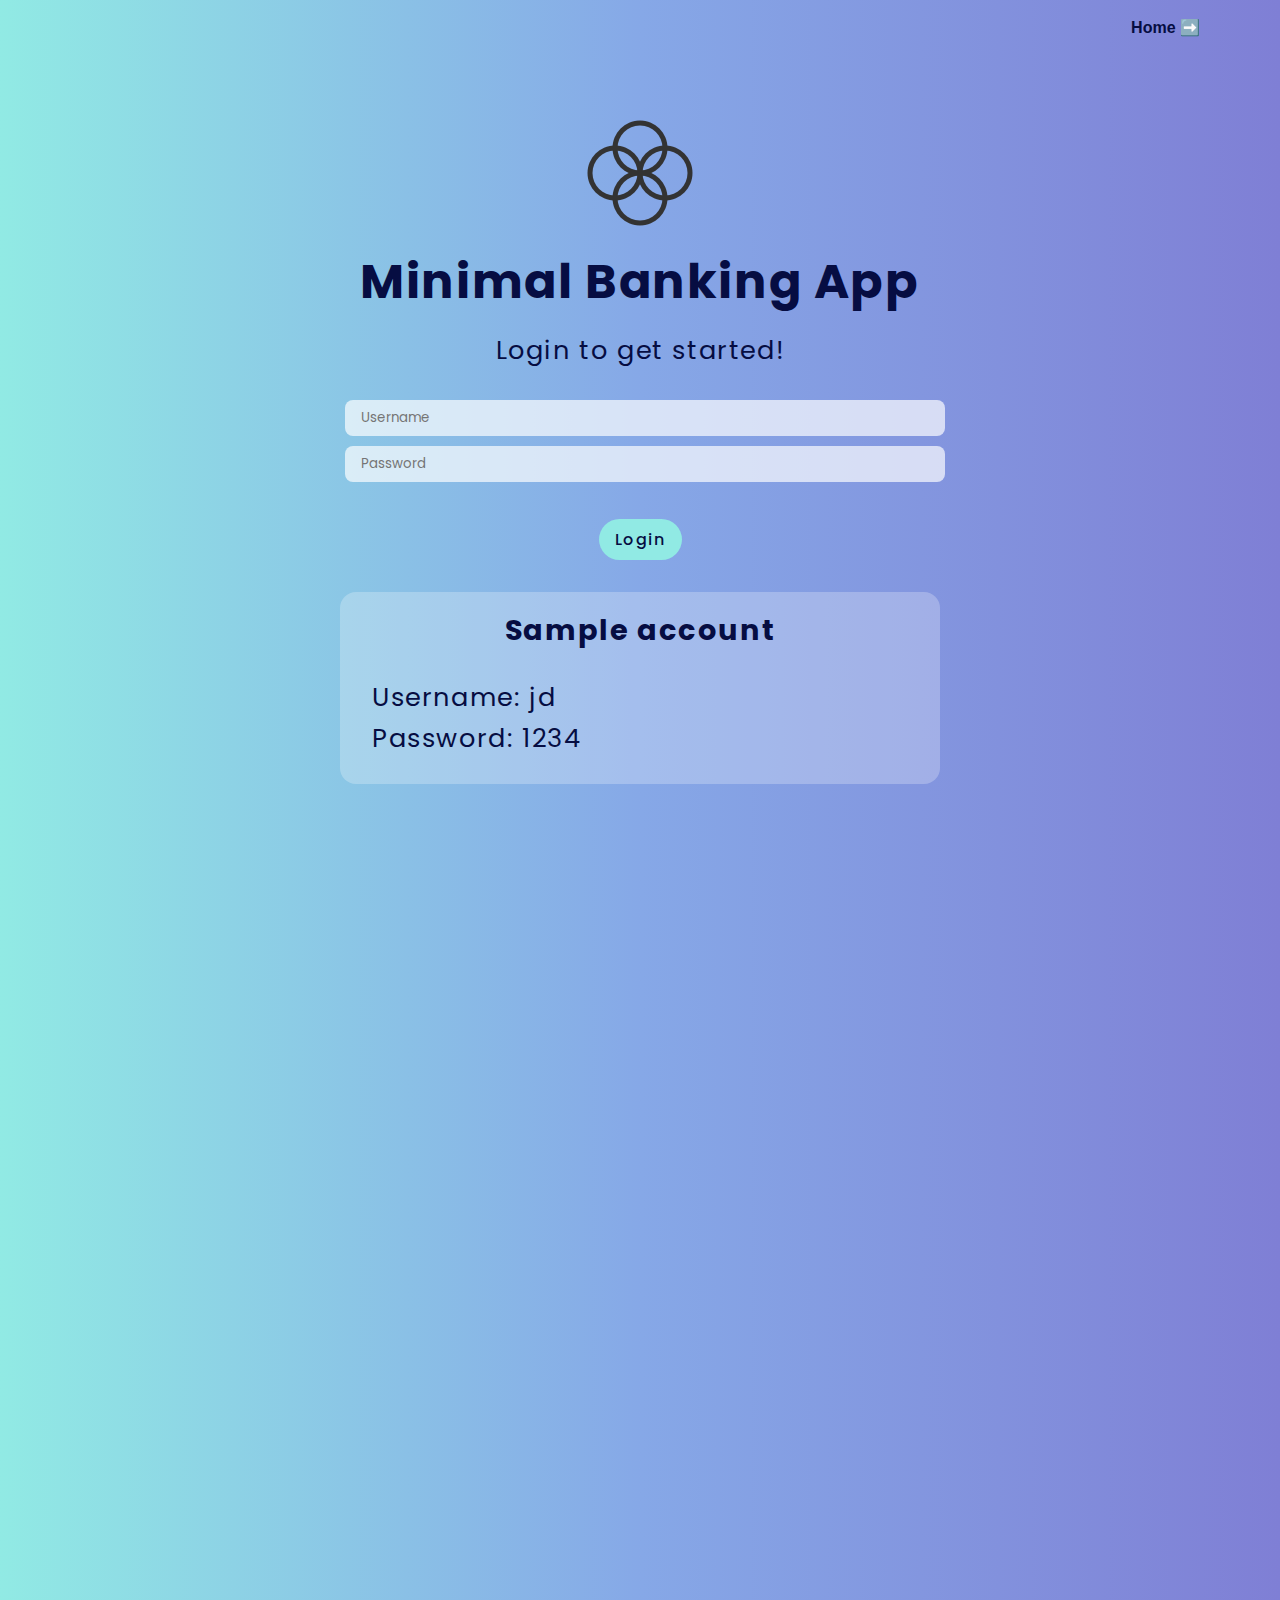
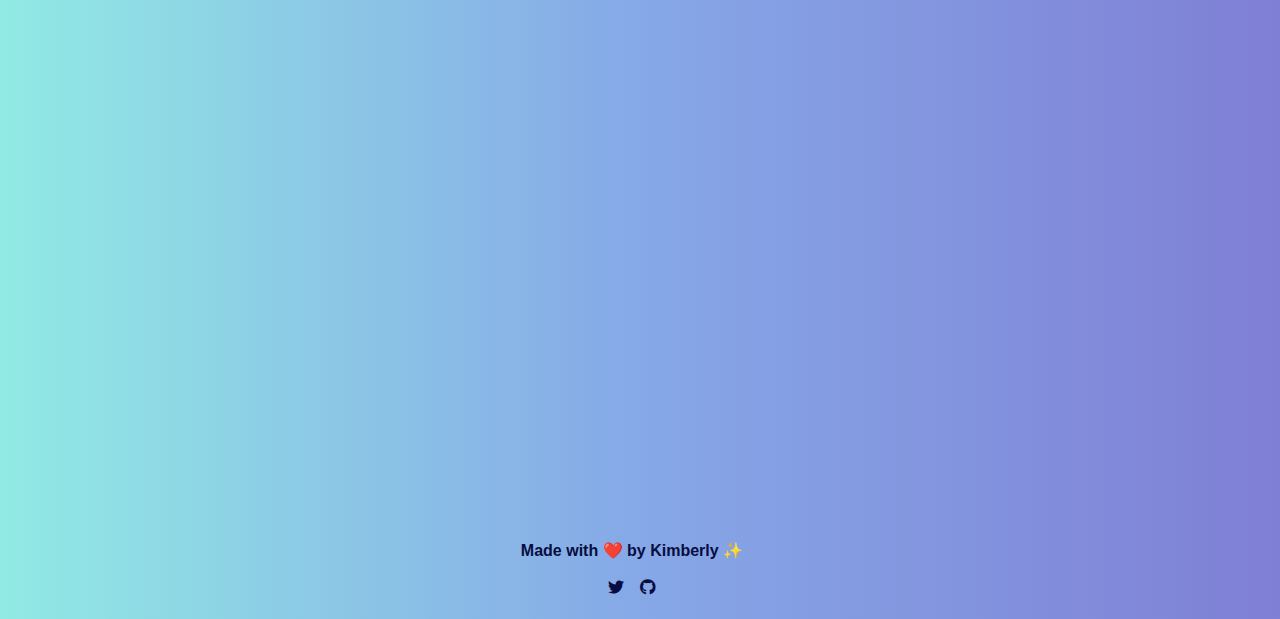
<file: 08-minimal-banking-app/index.html>
<!DOCTYPE html>
<html lang="en-GB">
  <head>
    <meta charset="UTF-8" />
    <meta
      name="viewport"
      content="width=device-width, initial-scale=1.0, maximum-scale=1, user-scalable=no"
    />
    <meta name="mobile-web-app-capable" content="yes" />
    <meta name="apple-mobile-web-app-capable" content="yes" />
    <meta
      name="apple-mobile-web-app-status-bar-style"
      content="black-translucent"
    />
    <meta property="og:title" content="Minimal Banking App" />

    <meta
      property="og:description"
      content="Banking app that allows user to login and view transactions"
    />
    <meta
      property="og:url"
      content="https://vanillajs-only.netlify.app/08-minimal-banking-app"
    />
    <meta
      property="og:image"
      content="https://raw.githubusercontent.com/kimberlywanst/vanilla-javascript-projects/main/00-assets/images/projects/markdown/08-minimal-banking-app.jpg"
    />

    <meta property="og:type" content="website" />
    <meta property="og:site_name" content="Vanilla JavaScript Projects" />
    <meta name="twitter:card" content="summary" />
    <meta name="twitter:site" content="@kimberlywanst" />
    <meta name="twitter:creator" content="@kimberlywanst" />
    <link
      rel="apple-touch-icon"
      sizes="180x180"
      href="../00-assets/images/favicon/apple-touch-icon.png"
    />
    <link
      rel="icon"
      type="image/png"
      sizes="32x32"
      href="../00-assets/images/favicon/favicon-32x32.png"
    />
    <link
      rel="icon"
      type="image/png"
      sizes="16x16"
      href="../00-assets/images/favicon/favicon-16x16.png"
    />
    <link rel="stylesheet" href="assets/style.css" />
    <link
      rel="stylesheet"
      href="https://cdnjs.cloudflare.com/ajax/libs/font-awesome/5.15.1/css/all.min.css"
    />
    <title>Minimal Banking App</title>
  </head>
  <body>
    <header>
      <nav>
        <ul>
          <li>
            <a href="/">Home ➡️</a>
          </li>
        </ul>
      </nav>
    </header>

    <main>
      <section class="login">
        <img src="assets/logo.png" alt="logo" />
        <h1>Minimal Banking App</h1>
        <p class="welcome">Login to get started!</p>
        <div class="login_form">
          <form>
            <input
              class="login_input login_input-user"
              type="text"
              placeholder="Username"
              required
            />
            <input
              class="login_input login_input-password"
              type="password"
              placeholder="Password"
              required
            />
            <button class="login_button">Login</button>

            <div class="sample_account">
              <h2>Sample account</h2>
              <p>Username: jd</p>
              <p>Password: 1234</p>
            </div>
          </form>
        </div>
      </section>

      <section class="app">
        <div class="balance">
          <p class="balance_value">$0.00</p>
          <p class="balance_label">Current balance</p>
          <p class="balance_date">As of <span class="date">01/01/2021</span></p>
        </div>

        <div class="summary">
          <div class="summary-item">
            <p class="summary_label">In</p>
            <p class="summary_value summary_value-in">$0.00</p>
          </div>
          <div class="summary-item">
            <p class="summary_label">Out</p>
            <p class="summary_value summary_value-out">$0.00</p>
          </div>
          <div class="summary-item">
            <p class="summary_label">Interest</p>
            <p class="summary_value summary_value-interest">$0.00</p>
          </div>
        </div>

        <div class="transactions">
          <div class="transactions_row">
            <div class="transactions_type transactions_type-deposit">
              #2 deposit
            </div>
            <div class="transactions_date">2 days ago</div>
            <div class="transactions_amount">$1000</div>
          </div>
          <div class="transactions_row">
            <div class="transactions_type transactions_type-withdrawal">
              #1 withdrawal
            </div>
            <div class="transactions_date">5 days ago</div>
            <div class="transactions_amount">-$630</div>
          </div>
        </div>

        <div class="services services-transfer">
          <h2>Transfer money</h2>
          <form class="form form-transfer">
            <label for="service-transfer-receiver" class="form_label"
              >Receiver</label
            >
            <input
              type="text"
              id="service-transfer-receiver"
              class="form_input form_input-receiver"
            />
            <label for="service-transfer-amount" class="form_label"
              >Amount</label
            >
            <input
              type="number"
              id="service-transfer-amount"
              class="form_input form_input-amount"
            />
            <button class="form_button form_button-transfer">&rarr;</button>
          </form>
        </div>

        <div class="services services-close">
          <h2>Close account</h2>
          <form class="form form-close">
            <label for="service-close-user" class="form_label"
              >Confirm username</label
            >
            <input
              type="text"
              id="service-close-user"
              class="form_input form_input-user"
            />
            <label for="service-close-password" class="form_label"
              >Confirm password</label
            >
            <input
              type="password"
              id="service-close-password"
              class="form_input form_input-password"
            />
            <button class="form_button form_button-close">&rarr;</button>
          </form>
        </div>

        <div class="timer-section">
          <p>You will be logged out in <span class="timer">10:00</span></p>
        </div>
      </section>
    </main>

    <footer>
      <nav>
        <ul class="about">
          <li>
            Made with <span role="img" aria-label="heart">❤️</span> by Kimberly
            <span role="img" aria-label="sparkles">✨</span>
          </li>
        </ul>
        <ul class="social">
          <li>
            <a href="https://twitter.com/kimberlywanst" target="_blank"
              ><span class="fab fa-twitter" aria-hidden="true"></span
            ></a>
          </li>
          <li>
            <a href="https://github.com/kimberlywanst" target="_blank"
              ><span class="fab fa-github" aria-hidden="true"></span
            ></a>
          </li>
        </ul>
      </nav>
    </footer>
  </body>
  <script src="assets/script.js"></script>
</html>
</file>
<file: 00-assets/style.css>
* {
  margin: 0;
  padding: 0;
  box-sizing: border-box;
}

body {
  /* Set 1rem = 10px */
  font-size: 62.5%;
  font-family: "Segoe UI", Tahoma, Geneva, Verdana, sans-serif;
  background: rgb(2, 0, 36);
  background: linear-gradient(
    180deg,
    rgba(2, 0, 36, 1) 0%,
    rgba(22, 15, 108, 1) 40%,
    rgb(82, 11, 112) 100%
  );
  color: #ffd93d;
  line-height: 1.5;
  padding: 0 2rem;
}

ul {
  list-style: none;
}

a {
  color: #ffd93d;
  text-decoration: none;
}

h1,
p {
  text-align: center;
  letter-spacing: 0.1rem;
  line-height: 1;
}

h1 {
  font-size: 3rem;
  padding-bottom: 3rem;
}

p {
  font-size: 1.6rem;
  padding: 0 2rem 5rem;
}

/*
=========
 Main
=========
*/

main {
  min-height: calc(100vh - 10rem);
  display: flex;
  flex-direction: column;
  justify-content: center;
  align-items: center;
  flex-grow: 1;
  padding: 10.5rem 0 4.5rem;
}

main section {
  padding: 0 2rem;
  margin-bottom: 3rem;
}

main .project-list {
  width: 80vw;
  max-width: 120rem;
  display: grid;
  grid-template-columns: repeat(auto-fit, minmax(min(23rem, 100%), 1fr));
  grid-template-rows: repeat(auto-fill, minmax(min(20rem, 100%), 1fr));
  grid-gap: 4rem 2.5rem;
}

main .project-item figure {
  display: grid;
  grid-template-rows: 20rem 1fr;
  border-radius: 1rem;
  box-shadow: 0 5px 15px rgba(0, 0, 0, 0.5);
  transition: all 0.3s linear;
}

main .project-item a:hover figure {
  transform: scale(1.05);
}

main .project-item img {
  display: block;
  object-fit: cover;
  width: 100%;
  height: 100%;
}

main .project-item figcaption {
  /* min-height: 7rem; */
  background: #f2f2f2;
  color: #020024;
  padding: 1rem;
}

main .project-item .project-item-title {
  font-size: 1.2rem;
  font-weight: 700;
  padding-bottom: 0.8rem;
}

main .project-item .project-item-content {
  font-size: 0.8rem;
  font-weight: 600;
  text-transform: uppercase;
  letter-spacing: 0.1rem;
}

/*
=================
 Header & footer
=================
*/

nav {
  font-family: "Segoe UI", Tahoma, Geneva, Verdana, sans-serif;
  background: var(--background-color);
  height: 3rem;
  align-items: center;
  padding: 1rem 0;
}

nav li {
  color: var(--font-color);
  font-size: 1rem;
  font-weight: 700;
  margin-right: 1rem;
}

nav li a:hover {
  opacity: 0.8;
}

header nav {
  align-items: center;
  display: flex;
  justify-content: space-between;
}

header nav ul {
  display: flex;
}

footer nav {
  height: 6rem;
  display: flex;
  flex-direction: column;
}

footer nav .about,
footer nav .social {
  display: flex;
  padding-bottom: 0.8rem;
}

footer nav .about,
footer nav .social a {
  color: #e9cf69;
}

@media screen and (max-width: 900px) {
  nav {
    justify-content: space-between;
    padding: 1rem 0 2rem;
  }

  main {
    padding: 0 1rem;
  }

  main section {
    padding: 0;
    margin-bottom: 1.5rem;
  }

  main .project-list {
    grid-template-columns: repeat(auto-fit, minmax(min(18rem, 100%), 1fr));
    grid-template-rows: repeat(auto-fill, minmax(min(8rem, 100%), 1fr));
  }
}

@media screen and (max-width: 600px) {
  main .project-list {
    width: 90vw;
  }

  h1 {
    font-size: 2rem;
  }

  h2 {
    font-size: 1.8rem;
  }

  p {
    font-size: 1.3rem;
    line-height: 1.2;
    padding: 0;
  }

  footer nav {
    flex-direction: column;
    padding-bottom: 1rem;
  }
}
</file>
<file: 02-number-guessing-game/style.css>
@import url("https://fonts.googleapis.com/css?family=Press+Start+2P&display=swap");

:root {
  --font-color: #95e0cc;
  --background-color: #1c2638;
}

* {
  margin: 0;
  padding: 0;
  box-sizing: border-box;
}

body {
  /* Set 1rem = 10px */
  font-size: 62.5%;
  font-family: "Press Start 2P", sans-serif;
  background: var(--background-color);
  color: var(--font-color);
  line-height: 1.5;
}

p {
  font-size: 1rem;
  line-height: 1.5;
}

ul {
  list-style: none;
}

a {
  color: var(--font-color);
  text-decoration: none;
}

/*
==========
 Nav bars
==========
*/

nav {
  font-family: "Segoe UI", Tahoma, Geneva, Verdana, sans-serif;
  background: var(--background-color);
  height: 3rem;
  align-items: center;
  padding: 1rem;
}

nav li {
  color: var(--font-color);
  font-size: 1rem;
  font-weight: 700;
  margin-right: 1rem;
}

nav li a:hover {
  opacity: 0.8;
}

header nav ul {
  display: flex;
  justify-content: flex-end;
}

footer nav {
  display: flex;
  flex-direction: column;
}

footer nav .about,
footer nav .social {
  display: flex;
  padding-bottom: 0.8rem;
}

/*
=========
 Main
=========
*/

main {
  min-height: calc(100vh - 6rem);
  display: flex;
  justify-content: center;
  align-items: center;
  text-align: center;
}

main .hero h1 {
  font-size: 3.5rem;
  letter-spacing: 0.1rem;
  line-height: 1.5;
  padding-bottom: 2rem;
}

main .hero > p {
  width: 60%;
  font-size: 1rem;
  padding: 0 2.5rem 2rem 2.5rem;
  line-height: 1.5;
  margin: 0 auto;
}

main .answer-box {
  display: flex;
  justify-content: center;
  align-items: center;
  font-size: 3rem;
  height: 8rem;
  width: 12rem;
  background: var(--background-color);
  border: 5px solid #39707a;
  margin: 0 auto;
}

main .player-info {
  display: flex;
  justify-content: center;
  align-items: flex-end;
  margin-top: 2rem;
  padding: 3rem 1.5rem;
}

main .player-info .guess-section {
  display: flex;
  flex-direction: column;
  margin: 0 3rem;
}

main .player-info .guess-section p {
  padding-bottom: 1.5rem;
}

main .player-info .guess-section .guess-box {
  font-family: "Press Start 2P", sans-serif;
  font-size: 3rem;
  height: 7rem;
  width: 11rem;
  margin: 0 auto;
  margin-bottom: 2rem;
  text-align: center;
  color: var(--font-color);
  background: var(--background-color);
  border: 5px solid #39707a;
}

main .player-info .guess-section .guess-box::-webkit-outer-spin-button,
main .player-info .guess-section .guess-box::-webkit-inner-spin-button {
  -webkit-appearance: none;
  margin: 0;
}

main .player-info .guess-section .guess-box[type="number"] {
  -moz-appearance: textfield;
}

main .player-info button {
  font-family: "Press Start 2P", sans-serif;
  background: var(--background-color);
  color: var(--font-color);
  padding: 0.8rem;
  margin: 0 auto;
}

main .player-info button:hover {
  cursor: pointer;
}

main .player-info .stats {
  display: flex;
  flex-direction: column;
  align-items: flex-start;
  margin: 0 3rem;
}

main .player-info .stats p {
  padding-bottom: 1rem;
}

main .player-info .stats button {
  margin-top: 3rem;
}

/*
=========
 Media
=========
*/

@media screen and (max-width: 800px) {
  body {
    padding: 0 1rem;
  }

  nav {
    padding: 1rem 0;
  }

  main .hero h1 {
    font-size: 2rem;
    padding-top: 1rem;
  }

  main .hero > p {
    width: 80%;
    font-size: 0.9rem;
  }

  main .player-info {
    flex-wrap: wrap;
  }

  main .player-info .guess-section button {
    margin-bottom: 2rem;
  }

  main .player-info .stats button {
    margin-top: 1rem;
  }
}
</file>
<file: 03-sliding-sign-up-login-form/assets/style.css>
:root {
  --font: "Segoe UI", Tahoma, Geneva, Verdana, sans-serif;
  --dark-font-color: #003049;
  --light-font-color: #eae2b7;
  --login-overlay: #d62828;
  --signup-overlay: #f77f00;
  --background-color: #f6f5f7;
}

* {
  margin: 0;
  padding: 0;
  box-sizing: border-box;
}

body {
  /* Set 1rem = 10px */
  font-size: 62.5%;
  font-family: var(--font);
  background: var(--background-color);
  color: var(--font-color);
  line-height: 1.5;
  height: 100vh;
  padding: 0 2rem;
  margin: 0 1rem;
}

ul {
  list-style: none;
}

a {
  color: var(--font-color);
  text-decoration: none;
  font-size: 0.8rem;
}

h1,
h2,
p {
  text-align: center;
  line-height: 1;
}

h1 {
  font-size: 1.5rem;
  letter-spacing: 0.05rem;
  padding-bottom: 2rem;
}

h2 {
  font-size: 1.8rem;
  letter-spacing: 0.05rem;
}

p {
  font-size: 0.8rem;
  font-weight: 600;
  letter-spacing: 0.01rem;
}

button {
  font: var(--font);
  font-size: 1rem;
  font-weight: bold;
  text-transform: uppercase;
  letter-spacing: 0.1rem;
  color: #fff;
  background: var(--login-overlay);
  border: 1px solid #d62828;
  border-radius: 2rem;
  padding: 0.5rem 1rem;
  margin-top: 1.2rem;
  transition: transform 80ms ease-in;
}

button:hover {
  cursor: pointer;
  opacity: 0.9;
}

button:active {
  transform: scale(0.95);
}

button:focus {
  outline: none;
}

/*
=========
 Main
=========
*/

main {
  min-height: calc(100vh - 9rem);
  display: flex;
  flex-direction: column;
  justify-content: center;
  align-items: center;
  flex-grow: 1;
  padding: 1rem 0;
}

main .container {
  position: relative;
  height: 40rem;
  max-height: 100%;
  min-width: 20rem;

  background: #fff;
  box-shadow: 0 14px 28px rgba(0, 0, 0, 0.25), 0 10px 10px rgba(0, 0, 0, 0.25);
  border-radius: 1.5rem;
  overflow: hidden;
}

main .form-container {
  position: absolute;
  left: 0;
  /* push login & signup containers to top */
  height: 100%;
  transition: all 0.6s ease-in-out;
  /* smooth transform translate X transitions */
}

main .login-container {
  top: 0;
  height: 50%;
  z-index: 2;
}

main .signup-container {
  top: 0;
  height: 50%;
  opacity: 0;
  z-index: 1;
}

main .form-container form,
main .form-container form .input-container {
  display: flex;
  flex-direction: column;
  justify-content: center;
  align-items: center;
  text-align: center;
  height: 100%;
}

main .form-container form {
  padding: 0 2rem;
}

main .form-container form .social-container {
  margin: 1rem 0;
}

main .form-container form .social-container a {
  border: 1px solid #ddd;
  border-radius: 50%;
  height: 1rem;
  width: 1rem;
  display: inline-flex;
  align-items: center;
  justify-content: center;
  padding: 1rem;
  margin: 0 0.5rem;
}

main .form-container form p {
  margin-bottom: 0.5rem;
}

main .form-container form input {
  font-family: var(--font);
  background: #eee;
  border: none;
  padding: 0.5rem 1rem;
  margin: 0.3rem 0;
  width: 100%;
}

main .overlay-container button.transparent {
  background: transparent;
  border-color: #fff;
}

.overlay-left h2,
.overlay-right h2 {
  padding-bottom: 1.5rem;
}

/*  Display visible area (hide panel which is overflow/ out of boundary) */
main .overlay-container {
  position: absolute;
  left: 0;
  top: 50%;
  width: 100%;
  height: 50%;
  overflow: hidden;
  transition: transform 0.6s ease-in-out;
  z-index: 100;
}

/* Hide and show panels */
main .overlay-container .overlay {
  position: relative;
  width: 100%;
  height: 200%;
  /* take full height of overlay-container: 200% * 50% = 100% */
  top: -100%;

  background: var(--login-overlay);
  background: linear-gradient(to bottom, #f77f00, #d62828);
  /* background: linear-gradient(to right, #d62828, #f77f00); */
  background-position: 0 0;
  background-size: cover;
  background-repeat: no-repeat;
  color: #fff;
  transform: translateY(0);
  transition: transform 0.6s ease-in-out;
}

/* Holds actual content */
main .overlay-container .overlay .overlay-panel {
  position: absolute;
  left: 0;
  height: 50%;
  width: 100%;

  display: flex;
  flex-direction: column;
  justify-content: center;
  align-items: center;
  text-align: center;
  transform: translateY(0);
  transition: transform 0.6s ease-in-out;
}

/* Login overlay */
.overlay-left {
  transform: translateY(20%);
}

/* Sign up overlay */
/* hides content from view */
.overlay-right {
  transform: translateY(0);
  bottom: 0;
}

/*
===================
SLIDING ANIMATION
===================
*/
/* When signUpButton clicked, .login-container moves up & out of view */
.container.right-panel-active .login-container {
  transform: translateY(-100%);
}

/* Show sign up form on the bottom (on top of login form)*/
.container.right-panel-active .signup-container {
  transform: translateY(100%);
  opacity: 1;
  z-index: 5;
  animation: show 0.6s;
}

@keyframes show {
  0%,
  49.99% {
    opacity: 0;
    z-index: 1;
  }

  50%,
  100% {
    opacity: 1;
    z-index: 5;
  }
}

/* Moves .overlay-container to the top */
.container.right-panel-active .overlay-container {
  transform: translateY(-100%);
}

/* Slide login overlay to top */
.container.right-panel-active .overlay {
  transform: translateY(50%);
}

/* Login overlay text slide in from top */
.container.right-panel-active .overlay-left {
  transform: translateY(-20%);
}

/* Sign up overlay text slide in from bottom */
.container.right-panel-active .overlay-right {
  transform: translateY(20%);
}

/*
=========
 Nav bar
=========
*/

nav {
  font-family: "Segoe UI", Tahoma, Geneva, Verdana, sans-serif;
  background: var(--background-color);
  height: 3rem;
  align-items: center;
  padding: 1rem;
}

nav li {
  color: var(--font-color);
  font-size: 1rem;
  font-weight: 700;
  margin-right: 1rem;
}

nav li a:hover {
  opacity: 0.8;
}

header nav ul {
  display: flex;
  justify-content: flex-end;
}

footer nav {
  display: flex;
  flex-direction: column;
}

footer nav .about,
footer nav .social {
  display: flex;
  padding-bottom: 0.8rem;
}

/*
=========
 Media
=========
*/

@media screen and (min-width: 1100px) {
  main {
    padding: 2.5rem 0;
  }

  main .container {
    width: 60rem;
    max-width: 100%;
    height: 35rem;
  }

  h1 {
    font-size: 3rem;
    padding-bottom: 5rem;
  }

  h2 {
    font-size: 2.5rem;
  }

  a {
    font-size: 1rem;
  }

  button {
    margin-top: 1.5rem;
  }

  main .login-container,
  main .signup-container {
    height: 100%;
    width: 50%;
    left: 0;
    top: none;
  }

  main .form-container {
    top: 0;
    left: none;
  }

  main .form-container form .social-container {
    margin: 1.5rem 0;
  }

  main .form-container form .social-container a {
    height: 3rem;
    width: 3rem;
  }

  main .form-container form p {
    margin-bottom: 1rem;
  }

  main .form-container form input {
    width: 80%;
    margin: 0.5rem 0;
  }

  /* Display visible area by hiding panel which is overflow/ out of boundary */
  main .overlay-container {
    position: absolute;
    top: 0;
    left: 50%;
    width: 50%;
    height: 100%;
    overflow: hidden;
    transition: transform 0.6s ease-in-out;
    z-index: 100;
  }

  /* Hide and show panels */
  main .overlay-container .overlay {
    position: relative;
    height: 100%;
    width: 200%;
    /* take full width of overlay-container: 200% * 50% = 100% */

    background: var(--login-overlay);
    background: linear-gradient(to right, #f77f00, #d62828);
    background-position: 0 0;
    background-size: cover;
    background-repeat: no-repeat;
    color: #fff;
    transform: translateX(0);
    transition: transform 0.6s ease-in-out;
  }

  /* Holds actual content */
  main .overlay-container .overlay .overlay-panel {
    position: absolute;
    top: 0;
    height: 100%;
    width: 50%;

    display: flex;
    flex-direction: column;
    justify-content: center;
    align-items: center;
    text-align: center;
    transform: translateX(0);
    transition: transform 0.6s ease-in-out;
  }

  /* Sign up overlay */
  /* hides content from view */
  .overlay-right {
    transform: translateX(0);
  }

  /* Login overlay */
  .overlay-left {
    transform: translateX(-20%);
    right: 0;
  }

  /*
===================
 SLIDING ANIMATION
===================
*/
  /* When signUpButton clicked, .login-container moves to the right */
  .container.right-panel-active .login-container {
    transform: translateX(100%);
    opacity: 0;
  }

  /* Show sign up form on the right (on top of login form)*/
  .container.right-panel-active .signup-container {
    transform: translateX(100%);
    opacity: 1;
    z-index: 5;
    animation: show 0.6s;
  }

  /* Moves .overlay-container to the left */
  .container.right-panel-active .overlay-container {
    transform: translateX(-100%);
  }

  /* Move .overlay-left slide to left */
  .container.right-panel-active .overlay {
    transform: translateX(-50%);
  }

  /* Make text slide in from left */
  .container.right-panel-active .overlay-left {
    transform: translateX(0);
  }

  /* Move text slide in from right */
  .container.right-panel-active .overlay-right {
    transform: translateX(20%);
  }
}
</file>
<file: 04-popup-modal-window/assets/style.css>
@import url("https://fonts.googleapis.com/css2?family=Nunito&display=swap");

:root {
  --font: "Nunito", sans-serif;
  --font-color: #333;
}

* {
  margin: 0;
  padding: 0;
  box-sizing: border-box;
}

body {
  /* Set 1rem = 10px */
  font-size: 62.5%;
  font-family: var(--font);
  background: url(images/background.jpg);
  background-position: center;
  background-size: cover;
  background-repeat: no-repeat;
  color: var(--font-color);
  line-height: 1.5;
  padding: 0 1rem;
  position: relative;
  height: 100vh;
}

ul {
  list-style: none;
}

a {
  font-size: 1rem;
  color: var(--font-color);
  text-decoration: none;
}

h1,
h2,
p {
  text-align: center;
  letter-spacing: 0.1rem;
  line-height: 1;
}

h1 {
  font-size: 2.5rem;
  padding-bottom: 1rem;
  color: #b93849;
}

h2 {
  font-size: 2rem;
  padding-bottom: 2rem;
}

p {
  font-size: 1.2rem;
}

/*
=========
 Main
=========
*/

main {
  min-height: calc(100vh - 9rem);
  display: flex;
  justify-content: center;
  align-items: flex-start;
  flex-grow: 1;
  padding: 4.5rem 0;
}

main .show-modal {
  font-family: var(--font);
  font-size: 1.5rem;
  padding: 1rem;
  margin: 1rem;
  border-radius: 10px;
  border: none;
  cursor: pointer;
  transition: all 0.5s ease-in-out;
}

main .show-modal:hover {
  background: #b93849;
  color: #fff;
}

main .close-modal {
  position: absolute;
  top: 1.2rem;
  right: 1rem;
  font-size: 2rem;
  color: #333;
  cursor: pointer;
  border: none;
  background: none;
}

/*
=============================
 Classes to make modal work
=============================
*/

.modal {
  position: absolute;
  top: 50%;
  left: 50%;
  width: 80%;
  transform: translate(-50%, -50%);

  background: #fff;
  padding: 2rem;
  border-radius: 10px;
  box-shadow: 0 3rem 5 rem rgba(0, 0, 0, 0.3);
  z-index: 10;
  /* modal unaffected by overlay */
}

.hidden {
  display: none;
}

.overlay {
  position: absolute;
  top: 0;
  left: 0;
  width: 100%;
  height: 100%;
  background: rgba(0, 0, 0, 0.4);
  filter: blur(8px);
  -webkit-filter: blur(8px);
  -moz-filter: blur(3px);
  z-index: 5;
}

/*
=========
 Nav bar
=========
*/

nav {
  font-family: "Segoe UI", Tahoma, Geneva, Verdana, sans-serif;
  background: var(--background-color);
  height: 3rem;
  align-items: center;
  padding: 1rem 0;
}

nav li {
  color: var(--font-color);
  font-size: 1rem;
  font-weight: 700;
  margin-right: 1rem;
}

nav li a:hover {
  opacity: 0.8;
}

header nav ul {
  display: flex;
  justify-content: flex-end;
}

header nav li a {
  color: #fff;
}

footer nav {
  display: flex;
  flex-direction: column;
}

footer nav .about,
footer nav .social {
  display: flex;
  padding-bottom: 0.8rem;
}

/*
=========
 Media
=========
*/

@media screen and (min-width: 900px) {
  body {
    padding: 0 2rem;
  }

  nav {
    padding: 1rem;
  }

  h1 {
    font-size: 3rem;
    color: var(--font-color);
    padding-bottom: 1rem;
  }

  h2 {
    font-size: 2.5rem;
    padding-bottom: 2rem;
  }

  p {
    font-size: 1.6rem;
  }

  .modal {
    width: 50%;
    padding: 5rem;
  }

  main .close-modal {
    top: 1.2rem;
    right: 2rem;
    font-size: 3.5rem;
  }
}
</file>
<file: 05-pig-dice-game/assets/style.css>
@import url("https://fonts.googleapis.com/css2?family=Nunito&display=swap");

:root {
  --font: "Nunito", sans-serif;
  --font-color: #f2f2f2;
}

* {
  margin: 0;
  padding: 0;
  box-sizing: border-box;
}

body {
  /* Set 1rem = 10px */
  font-size: 62.5%;
  font-family: var(--font);
  background: linear-gradient(
    to top left,
    #d187a4 0%,
    #6c2a98 50%,
    #2716bd 100%
  );
  color: var(--font-color);
  line-height: 1.5;
  padding: 0 1rem;
}

ul {
  list-style: none;
}

a {
  font-size: 1rem;
  color: var(--font-color);
  text-decoration: none;
}

h1,
h2,
p {
  text-align: center;
  letter-spacing: 0.1rem;
  line-height: 1;
}

h1 {
  font-size: 2.5rem;
  margin-top: 1rem;
  padding-bottom: 1.2rem;
}

h2 {
  font-size: 2rem;
  color: var(--font-color-dark);
  padding-bottom: 1rem;
}

p {
  font-size: 1.2rem;
  padding: 0.5rem;
}

/*
=========
 Main
=========
*/

main {
  min-height: calc(100vh - 9rem);
  display: flex;
  flex-direction: column;
  justify-content: center;
  align-items: center;
  flex-grow: 1;
}

section.about {
  display: flex;
  flex-direction: column;
  padding-bottom: 1rem;
}

section.about p {
  text-align: start;
  padding: 0.4rem;
  line-height: 1.2;
}

section#player--0,
section#player--1,
section.game-options {
  width: 80%;
  max-width: 15rem;
  margin: 1rem;
  padding: 2rem;
  background-color: rgba(255, 255, 255, 0.3);
  border-radius: 0.5rem;
  box-shadow: 0 1rem 2rem rgba(0, 0, 0, 0.25);
  overflow: hidden;
}

section .stats .current {
  font-weight: bold;
  color: #442885;
  background: #cda7e7;

  border-radius: 10px;
}

section .stats .current p,
section .stats .total p {
  display: inline-block;
}

section.game-options {
  position: relative;
  height: 8rem;
  display: flex;
  justify-content: center;
  align-items: center;
  padding: 1rem;
}

section.game-options img.dice {
  position: absolute;
  left: 70%;
  height: 4rem;
  box-shadow: 0 2rem 5rem rgba(0, 0, 0, 0.2);
  transform: translateX(-70%);
}

section.game-options div {
  position: absolute;
  left: 10%;
  display: flex;
  flex-direction: column;
  align-items: flex-start;
  padding: 0.5rem;
}

section.game-options button {
  text-transform: uppercase;
  font-family: var(--font);
  font-weight: bold;
  border: none;
  background: transparent;
  padding: 0.5rem;
  transition: transform 80ms ease-in;
}

section.game-options button:hover {
  cursor: pointer;
}

section.game-options button:active {
  transform: scale(0.95);
}

section.game-options .btn-hold .hidden {
  display: none;
}

.hidden {
  display: none;
}

section.active--player {
  background: rgba(255, 255, 255, 0.6);
}

section.active--player h2 {
  font-weight: 700;
}

section.active--player .stats .current {
  opacity: 1;
}

section.winner {
  background: #f2f2f2;
  box-shadow: 0 10px 10px rgba(0, 0, 0, 0.3);
}

/*
=========
 Nav bar
=========
*/

nav {
  font-family: "Segoe UI", Tahoma, Geneva, Verdana, sans-serif;
  background: var(--background-color);
  height: 3rem;
  align-items: center;
  padding: 1rem 0;
}

nav li {
  color: var(--font-color);
  font-size: 1rem;
  font-weight: 700;
  margin-right: 1rem;
}

nav li a:hover {
  opacity: 0.8;
}

header nav ul {
  display: flex;
  justify-content: flex-end;
}

footer nav {
  height: 6rem;
  display: flex;
  flex-direction: column;
}

footer nav .about,
footer nav .social {
  display: flex;
  padding-bottom: 0.8rem;
}

/*
=========
 Media
=========
*/

@media screen and (min-width: 1150px) {
  body {
    padding: 0 2rem;
  }

  nav {
    padding: 1rem;
  }

  h1 {
    font-size: 3rem;
    padding-bottom: 1rem;
  }

  h2 {
    font-size: 2.5rem;
    padding-bottom: 2rem;
  }

  p {
    font-size: 1.6rem;
  }

  main {
    display: grid;
    grid-template-columns: repeat(3, 1fr);
    width: 80%;
    margin: 0 auto;
  }

  section.about {
    grid-column: 1/4;
  }

  section.about p {
    text-align: center;
  }

  section#player--0,
  section#player--1,
  section.game-options {
    width: 100%;
  }

  section#player--0,
  section#player--1 {
    max-width: 20rem;
  }

  section .stats {
    display: flex;
    flex-direction: column;
    justify-content: space-around;
    align-items: center;
  }

  section .stats .current {
    padding: 1rem;
    margin-bottom: 1rem;
  }

  section .stats .current p,
  section .stats .total p {
    display: block;
    font-weight: bold;
  }

  section .stats .score {
    font-size: 3rem;
  }

  section.game-options {
    height: 100%;
    flex-direction: column;
    background: transparent;
    box-shadow: none;
    margin: 0 auto;
  }

  section.game-options img.dice {
    left: 50%;
    bottom: 10%;
    height: 5rem;
  }

  section.game-options div {
    position: static;
    height: 100%;
    align-items: none;
  }

  section.game-options div button {
    background: rgba(255, 255, 255, 0.2);
    border-radius: 2.5rem;
    font-size: 1.5rem;
    padding: 1.5rem;
    margin: 0.5rem;
  }
}
</file>
<file: 06-photo-gallery/style.css>
@import url("https://fonts.googleapis.com/css2?family=Cutive+Mono&display=swap");

:root {
  --font: "Cutive Mono", monospace;
  --font-color: #f2f2f2;
}

* {
  margin: 0;
  padding: 0;
  box-sizing: border-box;
}

ul {
  list-style: none;
}

a {
  font-size: 1rem;
  color: var(--font-color);
  text-decoration: none;
}

main {
  min-height: calc(100vh - 9rem);
  display: flex;
  flex-direction: column;
  justify-content: center;
  align-items: center;
  flex-grow: 1;
  padding: 2rem 0;
}

/*
=========
 Nav bar
=========
*/

nav {
  font-family: "Segoe UI", Tahoma, Geneva, Verdana, sans-serif;
  background: var(--background-color);
  height: 3rem;
  align-items: center;
  padding: 1rem 0;
}

nav li {
  color: var(--font-color);
  font-size: 1rem;
  font-weight: 700;
  margin-right: 1rem;
}

nav li a:hover {
  opacity: 0.8;
}

header nav ul {
  display: flex;
  justify-content: flex-end;
}

footer nav {
  height: 6rem;
  display: flex;
  flex-direction: column;
}

footer nav .about,
footer nav .social {
  display: flex;
  padding-bottom: 0.8rem;
}

body {
  font-size: 62.5%;
  font-family: var(--font);
  color: var(--font-color);
  background: linear-gradient(to left, #cc3c18, #ecca6d);
  padding: 0 1rem;
  height: 100vh;
}

h1 {
  display: inline-block;
  background: rgba(0, 0, 0);
  font-size: 3rem;
  font-weight: bold;
  letter-spacing: 0.2rem;
  text-transform: uppercase;
  padding: 1rem 2rem;
  margin-bottom: 3rem;
}

.overlay {
  position: fixed;
  top: 0;
  right: 0;
  bottom: 0;
  left: 0;

  background: rgba(0, 0, 0, 0.6);
  display: none;
  z-index: 2;
}

/* Popup modal (display none by default) */
.overlay.open {
  display: grid;
  align-items: center;
  justify-items: center;
}

/* Appears when an image is clicked */
.overlay-inner {
  display: flex;
  flex-direction: column;
  width: 40rem;
  background: #fff;
  padding: 2rem;
  margin: 1rem;
  border-radius: 3px;
}

.overlay img {
  width: 100%;
  border-radius: 3px;
}

.btn-close {
  font-size: 2rem;
  text-align: end;
  background: none;
  color: #000;
  border: 0;
  margin-bottom: 1rem;
}

.btn-close:hover {
  cursor: pointer;
}

.btn-close:active {
  outline: none;
}

.gallery {
  display: grid;
  grid-template-columns: repeat(auto-fill, 10rem);
  /* Used auto rows as number of rows unknown */
  grid-auto-rows: 10rem;
  /* Fill up empty spaces with grid items */
  grid-auto-flow: dense;
  gap: 1rem;
}

.item {
  overflow: hidden;

  /* To overlap button on top of image (instead of using positioning)*/
  display: grid;
  grid-template-columns: 1fr;
  grid-template-rows: 1fr;
}

.item img {
  /* span across full width */
  grid-row: 1 / -1;
  grid-column: 1 / -1;
  /* can also use background-size: cover; */
  width: 100%;
  height: 100%;
  object-fit: cover;
  border-radius: 3px;
}

/* Overlap on top of image if same grid-row & grid-column */
.item .item--overlay {
  background: rgba(228, 167, 53, 0.3);
  grid-row: 1 / -1;
  grid-column: 1 / -1;
  position: relative;

  /* center buttons */
  display: grid;
  justify-items: center;
  align-items: center;

  /* push overlay left & out of view */
  transform: translateX(-100%);
  transition: transform 0.2s ease-in-out;
}

/* Overlay moves right to overlap image when hovered */
.item:hover .item--overlay {
  /* transform: translateY(0); */
  transform: translateX(0);
}

.item .item--overlay button {
  background: transparent;
  border: none;
  border-radius: 3px;
  font-family: var(--font);
  font-size: 1rem;
  letter-spacing: 0.2rem;
  text-transform: uppercase;
  background: rgba(0, 0, 0, 0.9);
  color: white;
  padding: 0.8rem;
}

/* Defining widths and heights of grid items */
.item.h2 {
  grid-row: span 2;
}

.item.h3 {
  grid-row: span 3;
}

.item.w2 {
  grid-column: span 2;
}

.item.w3 {
  grid-column: span 3;
}

@media screen and (max-width: 500px) {
  body {
    padding: 2rem;
  }

  h1 {
    font-size: 2rem;
    text-align: center;
  }

  .gallery {
    grid-template-columns: repeat(auto-fill, 7rem);
    grid-auto-rows: 7rem;
    gap: 0.5rem;
  }

  .overlay-inner {
    width: auto;
  }

  .item .item--overlay {
    transition: none;
  }

  .item .item--overlay button {
    font-size: 0.8rem;
    padding: 0.5rem;
  }
}
</file>
<file: 07-keyboard-drum-kit/assets/style.css>
@import url("https://fonts.googleapis.com/css2?family=New+Rocker&display=swap");

:root {
  --font: "New Rocker", cursive;
  --font-color: #e85d04;
}

* {
  margin: 0;
  padding: 0;
  box-sizing: border-box;
}

body {
  /* Set 1rem = 10px */
  font-size: 62.5%;
  font-family: var(--font);
  background: url(images/background.jpg);
  background-position: center;
  background-size: cover;
  background-repeat: no-repeat;
  color: var(--font-color);
  line-height: 1.5;
  padding: 0 1rem;
  /* height: 100vh; */
}

ul {
  list-style: none;
}

a {
  color: var(--font-color);
  font-size: 1rem;
  text-decoration: none;
}

h1,
span {
  text-align: center;
  letter-spacing: 0.1rem;
}

h1 {
  color: rgba(0, 0, 0, 0.85);
  text-shadow: 0 0 0.5rem var(--font-color);
  font-size: 2.5rem;
  padding-bottom: 2rem;
  line-height: 1.5;
}

span {
  font-size: 1.2rem;
  /* text-transform: uppercase; */
  margin-top: 0.3rem;
  line-height: 1;
}

/*
=========
 Nav bar
=========
*/

nav {
  font-family: "Segoe UI", Tahoma, Geneva, Verdana, sans-serif;
  background: var(--background-color);
  height: 3rem;
  align-items: center;
  padding: 1rem 0;
}

nav li {
  color: var(--font-color);
  font-size: 1rem;
  font-weight: 700;
  margin-right: 1rem;
}

nav li a:hover {
  opacity: 0.8;
}

header nav ul {
  display: flex;
  justify-content: flex-end;
}

footer nav {
  height: 6rem;
  display: flex;
  flex-direction: column;
}

footer nav .about,
footer nav .social {
  display: flex;
  padding-bottom: 0.8rem;
}

/*
=========
 Main
=========
*/

main {
  min-height: calc(100vh - 9rem);
  display: flex;
  flex-direction: column;
  justify-content: center;
  align-items: center;
  flex-grow: 1;
}

section {
  background: rgba(255, 255, 255, 0.6);
  padding: 2rem;
  border-radius: 1rem;
  width: 100%;
}

section div {
  display: grid;
  grid-template-columns: repeat(auto-fit, minmax(min(5rem, 100%), 1fr));
  grid-template-rows: repeat(auto-fill, minmax(min(8rem, 100%), 1fr));
  gap: 0.5rem;
  align-items: center;
  justify-items: center;
}

.key {
  background: rgba(0, 0, 0, 0.85);
  border: 0.2rem solid #000;
  border-radius: 0.5rem;
  text-shadow: 0 0 0.5rem #ffffff4d;
  padding: 0.5rem;
  width: 100%;
  display: flex;
  flex-direction: column;
  justify-content: center;
  align-items: center;
  transition: all 0.07s ease;
}

.key.playing {
  transform: scale(1.1);
  color: #000;
  background: var(--font-color);
  border-color: var(--font-color);
  box-shadow: 0 0 1rem var(--font-color);
}

kbd {
  font-family: var(--font);
  font-size: 4rem;
  font-weight: 500;
  text-align: center;
}

span.sound {
  display: block;
}

/*
=========
 Media
=========
*/

@media screen and (min-width: 700px) {
  nav {
    padding: 1rem;
  }

  main {
    padding: 4.5rem 0;
  }

  section {
    padding: 5rem 2rem;
  }

  section div {
    grid-template-columns: repeat(auto-fit, minmax(min(7rem, 100%), 1fr));
    grid-template-rows: repeat(auto-fill, minmax(min(8rem, 100%), 1fr));
    gap: 1.5rem;
  }

  h1 {
    font-size: 4rem;
    padding-bottom: 3rem;
  }

  span.sound {
    font-size: 1.6rem;
  }
}

@media screen and (min-width: 1100px) {
  section {
    width: 80%;
    padding: 6rem;
  }
}
</file>
<file: 08-minimal-banking-app/assets/style.css>
@import url("https://fonts.googleapis.com/css2?family=Poppins&display=swap");

:root {
  --font: "Poppins", sans-serif;
  --font-color: #060d42;
}

* {
  margin: 0;
  padding: 0;
  box-sizing: border-box;
}

body {
  /* Set 1rem = 10px */
  font-size: 62.5%;
  font-family: var(--font);
  background: #7f7fd5; /* fallback for old browsers */
  background: -webkit-linear-gradient(
    to right,
    #91eae4,
    #86a8e7,
    #7f7fd5
  ); /* Chrome 10-25, Safari 5.1-6 */
  background: linear-gradient(
    to right,
    #91eae4,
    #86a8e7,
    #7f7fd5
  ); /* W3C, IE 10+/ Edge, Firefox 16+, Chrome 26+, Opera 12+, Safari 7+ */
  color: var(--font-color);
  line-height: 1.5;
  margin: 0 1rem;
  height: 100vh;
}

ul {
  list-style: none;
}

a {
  font-size: 1rem;
  color: var(--font-color);
  text-decoration: none;
}

h1,
h2,
p {
  text-align: center;
  letter-spacing: 0.1rem;
  line-height: 1;
}

h1 {
  font-size: 2rem;
  padding-bottom: 1rem;
}

h2 {
  font-size: 1.5rem;
  padding-bottom: 2rem;
}

p {
  font-size: 1.2rem;
  text-align: start;
}

/*
=========
 Nav bar
=========
*/

nav {
  font-family: "Segoe UI", Tahoma, Geneva, Verdana, sans-serif;
  background: var(--background-color);
  height: 3rem;
  align-items: center;
  padding: 1rem 0;
}

nav li {
  color: var(--font-color);
  font-size: 1rem;
  font-weight: 700;
  margin-right: 1rem;
}

nav li a:hover {
  opacity: 0.8;
}

header nav ul {
  display: flex;
  justify-content: flex-end;
}

footer nav {
  height: 6rem;
  display: flex;
  flex-direction: column;
}

footer nav .about,
footer nav .social {
  display: flex;
  padding-bottom: 0.8rem;
}

/*
=========
 Main
=========
*/

main {
  min-height: calc(100vh - 9rem);
  display: flex;
  flex-direction: column;
  justify-content: center;
  align-items: center;
  flex-grow: 1;
  padding: 1.5rem 0;
}

.login {
  display: flex;
  flex-direction: column;
  justify-content: center;
  align-items: center;
}

.login img {
  margin-bottom: 2rem;
}

.login .welcome {
  margin: 1rem;
}

.login_form {
  margin: 1rem;
}

.login_form .login_input {
  width: 100%;
  margin: 0.3rem;
  padding: 0.5rem 1rem;
  background: rgba(255, 255, 255, 0.678);
  font-family: var(--font);
  border-radius: 0.5rem;
  border: none;
}

.login_form .login_button {
  display: block;
  margin: 2rem auto;
  padding: 0.5rem 1rem;
  font-family: var(--font);
  font-size: 1rem;
  font-weight: 500;
  letter-spacing: 0.1rem;
  background: #91eae4;
  color: var(--font-color);
  border: none;
  border-radius: 1.5rem;
  transition: 0.3s all ease-in-out;
}

.login_form .login_button:hover {
  background: #6ed4ce;
}

.login_form .login_button:focus {
  outline: none;
}

.login_form .login_button:active {
  scale: 1.2;
}

.sample_account {
  background: rgba(255, 255, 255, 0.25);
  padding: 1.5rem;
  border-radius: 1rem;
}

.sample_account p {
  padding: 0.5rem;
}

.app {
  display: grid;
  grid-template-columns: repeat(4, 1fr);
  /* grid-template-rows:  */
  gap: 1rem;
  transition: all 1s fade-in-out;
  opacity: 0;
  margin: 2rem 0;
}

.app .balance,
.app .summary,
.app .transactions,
.app .services,
.app .timer-section {
  grid-column: 1 / -1; /* take full width of screen */
}

.app .balance {
  display: flex;
  flex-direction: column;
  align-items: center;
  background: rgba(255, 255, 255, 0.4);
  padding: 1.5rem;
  border-radius: 1rem;
  margin-bottom: 1rem;
}

.app .balance .balance_value {
  font-size: 2.5rem;
  margin-bottom: 1rem;
}

.app .balance .balance_date {
  padding: 0.5rem 0;
  font-size: 0.9rem;
}

.summary {
  display: flex;
  justify-content: space-around;
}

.summary .summary_value-in {
  color: #10920b;
}

.summary .summary_value-out {
  color: #c52510;
}

.app .summary .button-sort {
  display: block; /* BUG: button not block */
}

/* ======= TRANSACTIONS ===== */

.transactions .transactions_row {
  display: flex;
  justify-content: space-between;
  padding: 1rem;
  margin: 0.5rem 0;
  background: rgba(255, 255, 255, 0.7);
  border-radius: 0.5rem;
  font-size: 1rem;
}

.services {
  margin: 1rem 0;
  padding: 2rem;
  border-radius: 1rem;
  color: #fff;
}

.services-transfer {
  /* background: linear-gradient(to right, #7dd375, #2cb628, #065204); */
  background-image: linear-gradient(315deg, #08e1ae 0%, #98de5b 74%);
}

.services-close {
  /* background: linear-gradient(to right, #ec6651b9, #c52510, #6d0f03); */
  background-color: #a40606;
  background-image: linear-gradient(315deg, #a40606 0%, #d98324 74%);
}

.services .form {
  display: flex;
  flex-direction: column;
  justify-content: center;
  align-items: center;
}

.services .form_label {
  font-size: 1rem;
  margin-bottom: 0.5rem;
}

.services input {
  width: 70%;
  padding: 0.5rem 1rem;
  background: rgba(255, 255, 255, 0.678);
  font-family: var(--font);
  border-radius: 0.5rem;
  border: none;
  margin-bottom: 1rem;
}

.services .form_button {
  display: block;
  margin-top: 1rem;
  padding: 0.5rem 1rem;
  font-family: var(--font);
  font-size: 1rem;
  font-weight: 700;
  border: none;
  border-radius: 0.8rem;
}

/*
=========
 Media
=========
*/

@media screen and (min-width: 900px) {
  body {
    padding: 0 2rem;
  }

  nav {
    padding: 1rem;
  }

  main {
    padding: 4.5rem 0 2rem;
  }

  .app .balance,
  .app .summary {
    grid-column: 1 / span 5;
  }

  .app .summary {
    margin: 2rem 0;
  }

  .app .transactions {
    min-width: 20rem;
    margin-right: 2rem;
    grid-column: 1 / span 2;
    grid-row: 3 / span 5;
  }

  .app .services {
    grid-column: 3 / span 5;
    max-width: 20rem;
  }

  .app .timer-section p {
    text-align: center;
    font-size: 1rem;
    margin-top: 1rem;
  }

  h1 {
    font-size: 3rem;
    padding-bottom: 1rem;
  }

  h2 {
    font-size: 1.8rem;
    padding-bottom: 2rem;
  }

  p {
    font-size: 1.6rem;
  }
}
</file>
